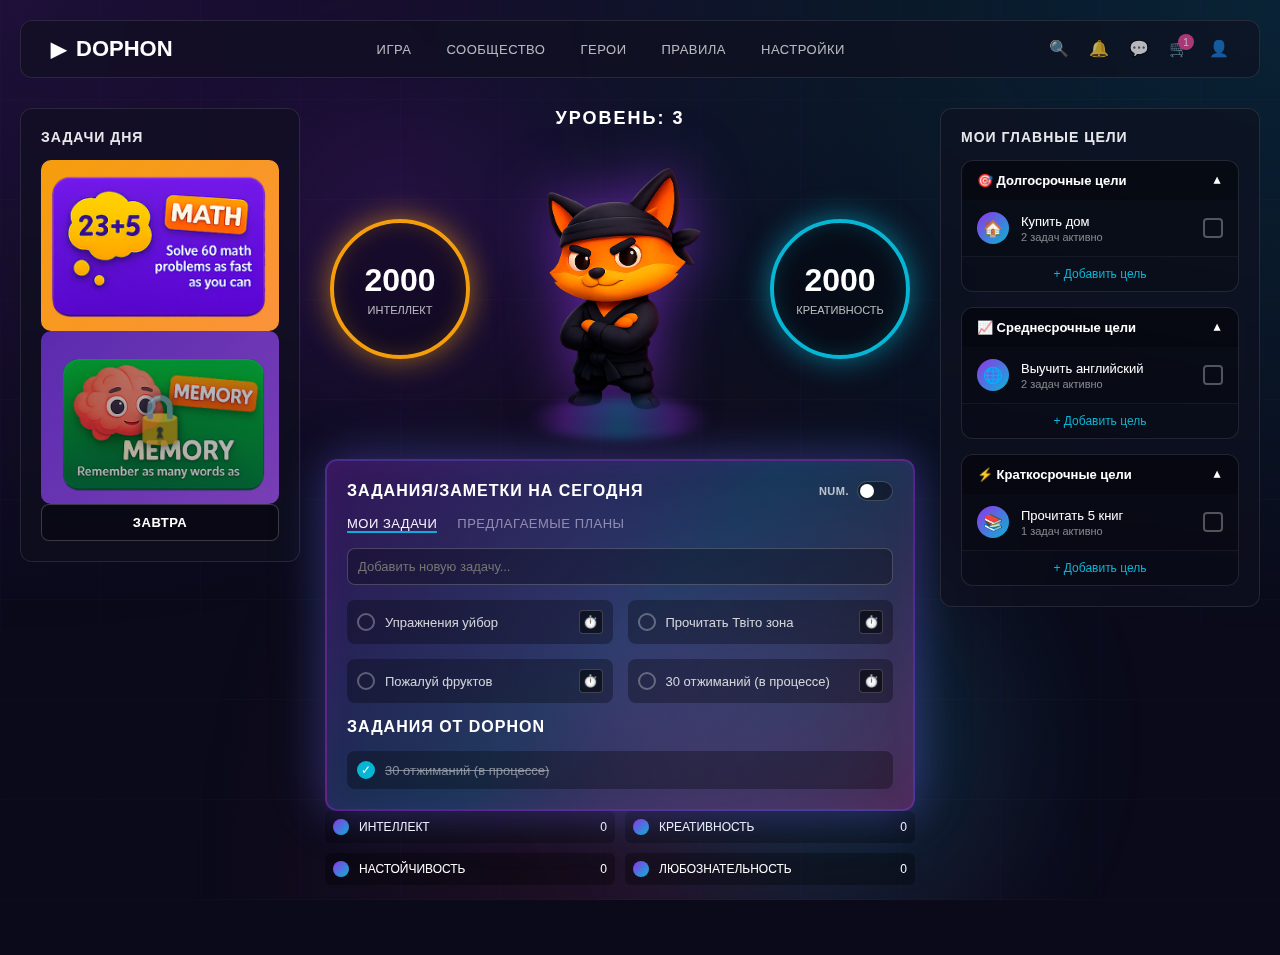
<file: index_improved.html>
<!DOCTYPE html>
<html lang="ru">
<head>
    <meta charset="UTF-8">
    <meta name="viewport" content="width=device-width, initial-scale=1.0">
    <title>DOPHON - Игровая платформа</title>
    <link rel="icon" type="image/x-icon" href="/favicon.ico">
    <style>
        * {
            margin: 0;
            padding: 0;
            box-sizing: border-box;
        }

        body {
            font-family: 'Segoe UI', Tahoma, Geneva, Verdana, sans-serif;
            background: #0a0a1a;
            min-height: 100vh;
            color: white;
            overflow-x: hidden;
            position: relative;
        }

        /* Animated background */
        .background {
            position: fixed;
            top: 0;
            left: 0;
            width: 100%;
            height: 100%;
            z-index: 0;
            overflow: hidden;
        }

        .bg-gradient {
            position: absolute;
            width: 100%;
            height: 100%;
            background: radial-gradient(ellipse at top left, rgba(147, 51, 234, 0.15), transparent 50%),
                        radial-gradient(ellipse at top right, rgba(6, 182, 212, 0.15), transparent 50%),
                        radial-gradient(ellipse at bottom, rgba(236, 72, 153, 0.1), transparent 50%);
        }

        .city-lights {
            position: absolute;
            width: 100%;
            height: 100%;
            background-image: 
                linear-gradient(90deg, rgba(147, 51, 234, 0.3) 1px, transparent 1px),
                linear-gradient(0deg, rgba(6, 182, 212, 0.3) 1px, transparent 1px);
            background-size: 100px 100px;
            opacity: 0.1;
            animation: cityMove 20s linear infinite;
        }

        @keyframes cityMove {
            0% { transform: translateY(0); }
            100% { transform: translateY(100px); }
        }

        .glow-orb {
            position: absolute;
            border-radius: 50%;
            filter: blur(80px);
            opacity: 0.4;
            animation: float 8s ease-in-out infinite;
        }

        .orb-1 {
            top: 10%;
            left: 20%;
            width: 300px;
            height: 300px;
            background: radial-gradient(circle, rgba(147, 51, 234, 0.6), transparent);
            animation-delay: 0s;
        }

        .orb-2 {
            top: 60%;
            right: 20%;
            width: 400px;
            height: 400px;
            background: radial-gradient(circle, rgba(6, 182, 212, 0.6), transparent);
            animation-delay: 2s;
        }

        .orb-3 {
            bottom: 10%;
            left: 40%;
            width: 250px;
            height: 250px;
            background: radial-gradient(circle, rgba(236, 72, 153, 0.5), transparent);
            animation-delay: 4s;
        }

        @keyframes float {
            0%, 100% { transform: translate(0, 0); }
            50% { transform: translate(30px, -30px); }
        }

        /* Container */
        .container {
            position: relative;
            z-index: 10;
            max-width: 1400px;
            margin: 0 auto;
            padding: 20px;
        }

        /* Header */
        .header {
            display: flex;
            justify-content: space-between;
            align-items: center;
            padding: 15px 30px;
            background: rgba(15, 15, 30, 0.6);
            backdrop-filter: blur(20px);
            border-radius: 12px;
            margin-bottom: 30px;
            border: 1px solid rgba(255, 255, 255, 0.1);
        }

        .logo {
            display: flex;
            align-items: center;
            gap: 10px;
            font-size: 22px;
            font-weight: bold;
            color: white;
        }

        .logo::before {
            content: '▶';
            color: white;
            font-size: 20px;
        }

        .nav {
            display: flex;
            gap: 35px;
            font-size: 13px;
            text-transform: uppercase;
        }

        .nav a {
            color: rgba(255, 255, 255, 0.7);
            text-decoration: none;
            transition: color 0.3s;
            letter-spacing: 0.5px;
        }

        .nav a:hover {
            color: white;
        }

        .header-icons {
            display: flex;
            align-items: center;
            gap: 20px;
        }

        .icon-btn {
            width: 20px;
            height: 20px;
            cursor: pointer;
            opacity: 0.7;
            transition: opacity 0.3s;
            position: relative;
        }

        .icon-btn:hover {
            opacity: 1;
        }

        .icon-btn.cart::after {
            content: '1';
            position: absolute;
            top: -5px;
            right: -5px;
            background: #ec4899;
            width: 16px;
            height: 16px;
            border-radius: 50%;
            font-size: 10px;
            display: flex;
            align-items: center;
            justify-content: center;
        }

        /* Main Grid */
        .main-grid {
            display: grid;
            grid-template-columns: 280px 1fr 320px;
            gap: 25px;
            margin-bottom: 30px;
        }

        /* Card styling */
        .card {
            background: rgba(15, 15, 30, 0.6);
            backdrop-filter: blur(20px);
            border-radius: 12px;
            padding: 20px;
            border: 1px solid rgba(255, 255, 255, 0.1);
        }

        .card-title {
            font-size: 14px;
            font-weight: 600;
            margin-bottom: 15px;
            color: rgba(255, 255, 255, 0.9);
            text-transform: uppercase;
            letter-spacing: 1px;
        }

        /* Left Sidebar - Titans */
        .left-sidebar {
            display: flex;
            flex-direction: column;
            gap: 20px;
        }

        .titan-card {
            background: linear-gradient(135deg, #f59e0b 0%, #fb923c 100%);
            border-radius: 10px;
            padding: 20px;
            cursor: pointer;
            transition: transform 0.3s, box-shadow 0.3s;
            position: relative;
            overflow: hidden;
        }

        .titan-card:hover {
            transform: translateY(-2px);
            box-shadow: 0 10px 30px rgba(245, 158, 11, 0.4);
        }

        .titan-icon {
            display: flex;
            gap: 15px;
            align-items: center;
            margin-bottom: 15px;
        }

        .titan-label {
            font-size: 13px;
            font-weight: 600;
            color: rgba(0, 0, 0, 0.8);
        }

        .titan-stats {
            display: flex;
            gap: 15px;
            font-size: 12px;
            color: rgba(0, 0, 0, 0.7);
        }

        .titan-card.locked {
            background: linear-gradient(135deg, #7c3aed 0%, #a855f7 100%);
            opacity: 0.7;
        }

        .lock-icon {
            position: absolute;
            top: 50%;
            left: 50%;
            transform: translate(-50%, -50%);
            font-size: 32px;
            opacity: 0.8;
        }

        .action-btn {
            background: rgba(0, 0, 0, 0.3);
            border: 1px solid rgba(255, 255, 255, 0.2);
            color: white;
            padding: 10px;
            border-radius: 8px;
            cursor: pointer;
            text-align: center;
            font-size: 13px;
            font-weight: 600;
            transition: background 0.3s;
            text-transform: uppercase;
            letter-spacing: 0.5px;
        }

        .action-btn:hover {
            background: rgba(0, 0, 0, 0.5);
        }

        /* Center Section - Character */
        .character-section {
            display: flex;
            flex-direction: column;
            align-items: center;
        }

        .level-badge {
            font-size: 18px;
            font-weight: 700;
            margin-bottom: 20px;
            text-transform: uppercase;
            letter-spacing: 2px;
        }

        .character-display {
            display: flex;
            align-items: center;
            justify-content: center;
            gap: 50px;
            margin-bottom: 30px;
            position: relative;
        }

        .xp-circle {
            width: 140px;
            height: 140px;
            border-radius: 50%;
            border: 4px solid;
            display: flex;
            flex-direction: column;
            align-items: center;
            justify-content: center;
            position: relative;
            background: rgba(0, 0, 0, 0.3);
            backdrop-filter: blur(10px);
        }

        .xp-circle.intelligence {
            border-color: #f59e0b;
            box-shadow: 0 0 30px rgba(245, 158, 11, 0.6),
                        inset 0 0 20px rgba(245, 158, 11, 0.2);
            animation: pulseOrange 2s ease-in-out infinite;
        }

        .xp-circle.creativity {
            border-color: #06b6d4;
            box-shadow: 0 0 30px rgba(6, 182, 212, 0.6),
                        inset 0 0 20px rgba(6, 182, 212, 0.2);
            animation: pulseCyan 2s ease-in-out infinite;
        }

        @keyframes pulseOrange {
            0%, 100% {
                box-shadow: 0 0 30px rgba(245, 158, 11, 0.6),
                            inset 0 0 20px rgba(245, 158, 11, 0.2);
            }
            50% {
                box-shadow: 0 0 50px rgba(245, 158, 11, 0.9),
                            inset 0 0 30px rgba(245, 158, 11, 0.3);
            }
        }

        @keyframes pulseCyan {
            0%, 100% {
                box-shadow: 0 0 30px rgba(6, 182, 212, 0.6),
                            inset 0 0 20px rgba(6, 182, 212, 0.2);
            }
            50% {
                box-shadow: 0 0 50px rgba(6, 182, 212, 0.9),
                            inset 0 0 30px rgba(6, 182, 212, 0.3);
            }
        }

        .xp-number {
            font-size: 32px;
            font-weight: 700;
        }

        .xp-label {
            font-size: 11px;
            opacity: 0.7;
            margin-top: 5px;
            text-transform: uppercase;
        }

        .character-avatar {
            width: 200px;
            height: 280px;
            position: relative;
            display: flex;
            align-items: center;
            justify-content: center;
        }

        .character-img {
            width: 100%;
            height: 100%;
            object-fit: contain;
            filter: drop-shadow(0 0 30px rgba(147, 51, 234, 0.6));
        }

        .crystal-platform {
            position: absolute;
            bottom: -10px;
            width: 180px;
            height: 40px;
            background: linear-gradient(90deg, 
                transparent 0%, 
                rgba(147, 51, 234, 0.3) 20%, 
                rgba(6, 182, 212, 0.3) 50%, 
                rgba(147, 51, 234, 0.3) 80%, 
                transparent 100%);
            filter: blur(5px);
            border-radius: 50%;
        }

        .skill-stats {
            display: grid;
            grid-template-columns: 1fr 1fr;
            gap: 10px;
            width: 100%;
            margin-bottom: 20px;
        }

        .skill-item {
            display: flex;
            align-items: center;
            gap: 10px;
            font-size: 12px;
            padding: 8px;
            background: rgba(0, 0, 0, 0.3);
            border-radius: 6px;
        }

        .skill-icon {
            width: 16px;
            height: 16px;
            border-radius: 50%;
            background: linear-gradient(135deg, #9333ea, #06b6d4);
        }

        /* Tasks Section */
        .tasks-section {
            width: 100%;
            background: linear-gradient(135deg, rgba(147, 51, 234, 0.25) 0%, rgba(6, 182, 212, 0.25) 50%, rgba(236, 72, 153, 0.25) 100%) !important;
            border: 2px solid rgba(147, 51, 234, 0.4) !important;
            box-shadow: 0 0 40px rgba(147, 51, 234, 0.3), 
                        0 0 60px rgba(6, 182, 212, 0.2),
                        inset 0 0 30px rgba(147, 51, 234, 0.1) !important;
            position: relative;
            overflow: hidden;
        }

        .tasks-section::before {
            content: '';
            position: absolute;
            top: -50%;
            left: -50%;
            width: 200%;
            height: 200%;
            background: radial-gradient(circle, rgba(147, 51, 234, 0.15) 0%, transparent 70%);
            animation: tasksPulse 4s ease-in-out infinite;
            pointer-events: none;
        }

        @keyframes tasksPulse {
            0%, 100% { transform: scale(1) rotate(0deg); opacity: 0.5; }
            50% { transform: scale(1.1) rotate(180deg); opacity: 0.8; }
        }

        .tasks-header {
            font-size: 16px;
            font-weight: 600;
            margin-bottom: 15px;
            text-transform: uppercase;
            letter-spacing: 1px;
            position: relative;
            z-index: 1;
            display: flex;
            justify-content: space-between;
            align-items: center;
        }

        .numbering-toggle-container {
            display: flex;
            align-items: center;
            gap: 8px;
        }

        .numbering-label {
            font-size: 11px;
            color: rgba(255, 255, 255, 0.7);
            text-transform: uppercase;
            letter-spacing: 0.5px;
        }

        .toggle-switch {
            position: relative;
            width: 36px;
            height: 20px;
            background: rgba(0, 0, 0, 0.4);
            border-radius: 10px;
            cursor: pointer;
            transition: background 0.3s;
            border: 1px solid rgba(255, 255, 255, 0.2);
        }

        .toggle-switch.active {
            background: linear-gradient(135deg, #9333ea, #06b6d4);
        }

        .toggle-slider {
            position: absolute;
            top: 2px;
            left: 2px;
            width: 14px;
            height: 14px;
            background: white;
            border-radius: 50%;
            transition: transform 0.3s;
        }

        .toggle-switch.active .toggle-slider {
            transform: translateX(16px);
        }

        .tasks-controls {
            display: flex;
            gap: 10px;
            margin-bottom: 15px;
            flex-wrap: wrap;
            position: relative;
            z-index: 1;
        }

        .control-btn {
            background: rgba(0, 0, 0, 0.4);
            border: 1px solid rgba(255, 255, 255, 0.3);
            color: white;
            padding: 8px 15px;
            border-radius: 6px;
            cursor: pointer;
            font-size: 12px;
            font-weight: 600;
            transition: all 0.3s;
            text-transform: uppercase;
            letter-spacing: 0.5px;
        }

        .control-btn:hover {
            background: rgba(0, 0, 0, 0.6);
            border-color: rgba(147, 51, 234, 0.6);
            box-shadow: 0 0 15px rgba(147, 51, 234, 0.4);
        }

        .control-btn.active {
            background: linear-gradient(135deg, #9333ea, #06b6d4);
            border-color: #9333ea;
            box-shadow: 0 0 20px rgba(147, 51, 234, 0.6);
        }

        .tasks-tabs {
            display: flex;
            gap: 20px;
            margin-bottom: 15px;
        }

        .task-tab {
            font-size: 13px;
            color: rgba(255, 255, 255, 0.5);
            cursor: pointer;
            transition: color 0.3s;
            text-transform: uppercase;
            letter-spacing: 0.5px;
        }

        .task-tab.active {
            color: white;
            border-bottom: 2px solid #06b6d4;
        }

        .tasks-grid {
            display: grid;
            grid-template-columns: 1fr 1fr;
            gap: 15px;
        }

        .task-item {
            display: flex;
            align-items: center;
            gap: 10px;
            padding: 10px;
            background: rgba(0, 0, 0, 0.3);
            border-radius: 8px;
            cursor: grab;
            transition: all 0.3s;
            position: relative;
            z-index: 1;
        }

        .task-item:hover {
            background: rgba(0, 0, 0, 0.5);
            transform: translateX(5px);
        }

        .task-item.dragging {
            opacity: 0.5;
            cursor: grabbing;
            transform: scale(1.05);
        }

        .task-item.drag-over {
            border-top: 3px solid #06b6d4;
        }

        .task-number {
            font-size: 12px;
            font-weight: 700;
            color: #9333ea;
            min-width: 35px;
            text-align: center;
            display: none;
        }

        .task-number.visible {
            display: block;
        }

        .task-timer-toggle {
            width: 24px;
            height: 24px;
            background: rgba(0, 0, 0, 0.5);
            border: 1px solid rgba(255, 255, 255, 0.2);
            border-radius: 4px;
            cursor: pointer;
            display: flex;
            align-items: center;
            justify-content: center;
            font-size: 12px;
            transition: all 0.3s;
            margin-left: auto;
        }

        .task-timer-toggle:hover {
            background: rgba(0, 0, 0, 0.7);
            border-color: rgba(6, 182, 212, 0.5);
        }

        .task-timer-toggle.active {
            background: linear-gradient(135deg, #9333ea, #06b6d4);
            border-color: #9333ea;
        }

        .task-timer-controls {
            display: none;
            gap: 5px;
            margin-left: auto;
        }

        .task-timer-controls.visible {
            display: flex;
        }

        .task-time-input {
            width: 50px;
            padding: 4px;
            background: rgba(0, 0, 0, 0.5);
            border: 1px solid rgba(255, 255, 255, 0.2);
            border-radius: 4px;
            color: white;
            font-size: 11px;
            text-align: center;
        }

        .task-timer-display {
            font-size: 12px;
            font-weight: 600;
            color: #f59e0b;
            min-width: 50px;
            text-align: center;
        }

        .timer-btn {
            background: rgba(0, 0, 0, 0.5);
            border: 1px solid rgba(255, 255, 255, 0.2);
            color: white;
            padding: 4px 8px;
            border-radius: 4px;
            cursor: pointer;
            font-size: 10px;
            font-weight: 600;
            transition: all 0.3s;
        }

        .timer-btn:hover {
            background: rgba(0, 0, 0, 0.7);
            border-color: rgba(6, 182, 212, 0.5);
        }

        .timer-btn.start {
            background: linear-gradient(135deg, #10b981, #06b6d4);
        }

        .timer-btn.pause {
            background: linear-gradient(135deg, #f59e0b, #fb923c);
        }

        .timer-btn.stop {
            background: linear-gradient(135deg, #ef4444, #dc2626);
        }

        .xp-notification {
            position: fixed;
            top: 50%;
            left: 50%;
            transform: translate(-50%, -50%) scale(0);
            background: linear-gradient(135deg, #9333ea, #06b6d4);
            padding: 30px 50px;
            border-radius: 15px;
            font-size: 24px;
            font-weight: 700;
            color: white;
            z-index: 10001;
            box-shadow: 0 20px 60px rgba(147, 51, 234, 0.6);
            animation: xpPopup 2s ease-in-out;
            pointer-events: none;
        }

        @keyframes xpPopup {
            0% { transform: translate(-50%, -50%) scale(0); opacity: 0; }
            10% { transform: translate(-50%, -50%) scale(1.2); opacity: 1; }
            90% { transform: translate(-50%, -50%) scale(1); opacity: 1; }
            100% { transform: translate(-50%, -50%) scale(0); opacity: 0; }
        }

        .task-checkbox {
            width: 18px;
            height: 18px;
            border: 2px solid rgba(255, 255, 255, 0.3);
            border-radius: 50%;
            flex-shrink: 0;
        }

        .task-checkbox.checked {
            background: #06b6d4;
            border-color: #06b6d4;
            position: relative;
        }

        .task-checkbox.checked::after {
            content: '✓';
            position: absolute;
            top: 50%;
            left: 50%;
            transform: translate(-50%, -50%);
            color: white;
            font-size: 12px;
        }

        .task-text {
            font-size: 13px;
            color: rgba(255, 255, 255, 0.8);
        }

        /* Right Sidebar - Goals */
        .right-sidebar {
            display: flex;
            flex-direction: column;
            gap: 20px;
        }

        /* Новая система целей */
        .goals-container {
            display: flex;
            flex-direction: column;
            gap: 15px;
        }

        .goal-category {
            border: 1px solid rgba(255, 255, 255, 0.1);
            border-radius: 12px;
            overflow: hidden;
            background: rgba(0, 0, 0, 0.2);
        }

        .goal-category-header {
            display: flex;
            justify-content: space-between;
            align-items: center;
            padding: 12px 15px;
            background: rgba(0, 0, 0, 0.3);
            cursor: pointer;
            transition: background 0.3s;
        }

        .goal-category-header:hover {
            background: rgba(0, 0, 0, 0.5);
        }

        .goal-category-title {
            font-size: 13px;
            font-weight: 600;
            color: #fff;
        }

        .goal-category-arrow {
            font-size: 12px;
            transition: transform 0.3s;
        }

        .goal-category-arrow.rotated {
            transform: rotate(180deg);
        }

        .goal-category-content {
            max-height: 0;
            overflow: hidden;
            transition: max-height 0.3s ease;
        }

        .goal-category-content.expanded {
            max-height: 500px;
        }

        .goal-item {
            display: flex;
            align-items: center;
            gap: 12px;
            padding: 12px 15px;
            background: rgba(0, 0, 0, 0.1);
            cursor: pointer;
            transition: background 0.3s;
            border-bottom: 1px solid rgba(255, 255, 255, 0.05);
        }

        .goal-item:hover {
            background: rgba(0, 0, 0, 0.3);
        }

        .goal-item:last-child {
            border-bottom: none;
        }

        .goal-avatar {
            width: 32px;
            height: 32px;
            border-radius: 50%;
            background: linear-gradient(135deg, #9333ea, #06b6d4);
            flex-shrink: 0;
            display: flex;
            align-items: center;
            justify-content: center;
            font-size: 16px;
            position: relative;
            overflow: hidden;
        }

        .goal-avatar.custom-image {
            background: none;
            padding: 0;
        }

        .goal-avatar.custom-image img {
            width: 100%;
            height: 100%;
            object-fit: cover;
            border-radius: 50%;
        }

        .goal-info {
            flex: 1;
        }

        .goal-title {
            font-size: 13px;
            font-weight: 500;
            margin-bottom: 2px;
            color: #fff;
        }

        .goal-progress {
            font-size: 11px;
            color: rgba(255, 255, 255, 0.5);
        }

        .add-goal-btn {
            padding: 10px 15px;
            text-align: center;
            font-size: 12px;
            color: #06b6d4;
            cursor: pointer;
            transition: background 0.3s;
            border-top: 1px solid rgba(255, 255, 255, 0.05);
        }

        .add-goal-btn:hover {
            background: rgba(6, 182, 212, 0.1);
        }

        /* Модальные окна */
        .modal-overlay {
            position: fixed;
            top: 0;
            left: 0;
            width: 100%;
            height: 100%;
            background: rgba(0, 0, 0, 0.8);
            display: none;
            justify-content: center;
            align-items: center;
            z-index: 1000;
        }

        .modal-overlay.active {
            display: flex;
        }

        .modal {
            background: #1a1a2e;
            border-radius: 20px;
            padding: 30px;
            max-width: 600px;
            width: 90%;
            max-height: 80vh;
            overflow-y: auto;
            border: 1px solid rgba(255, 255, 255, 0.1);
        }

        .modal-header {
            display: flex;
            justify-content: space-between;
            align-items: center;
            margin-bottom: 20px;
        }

        .modal-title {
            font-size: 18px;
            font-weight: 600;
            color: #fff;
        }

        .modal-close {
            background: none;
            border: none;
            color: #fff;
            font-size: 24px;
            cursor: pointer;
            padding: 0;
            width: 30px;
            height: 30px;
            display: flex;
            align-items: center;
            justify-content: center;
        }

        /* Улучшенные стили для модальных окон целей */
        .enhanced-goal-modal {
            max-width: 800px;
            width: 95%;
            max-height: 90vh;
        }

        .enhanced-goal-config-modal {
            max-width: 700px;
            width: 95%;
            max-height: 90vh;
        }

        .enhanced-goal-selector {
            display: grid;
            grid-template-columns: repeat(auto-fit, minmax(180px, 1fr));
            gap: 15px;
            margin-bottom: 25px;
            max-height: 400px;
            overflow-y: auto;
            padding: 5px;
        }

        .goal-option {
            position: relative;
            aspect-ratio: 1;
            padding: 15px;
            background: rgba(255, 255, 255, 0.05);
            border: 2px solid rgba(255, 255, 255, 0.1);
            border-radius: 12px;
            cursor: pointer;
            transition: all 0.3s;
            text-align: center;
            display: flex;
            flex-direction: column;
            justify-content: center;
            align-items: center;
            overflow: hidden;
        }

        .goal-option:hover {
            background: rgba(255, 255, 255, 0.1);
            border-color: #06b6d4;
            transform: translateY(-2px);
            box-shadow: 0 8px 25px rgba(6, 182, 212, 0.3);
        }

        .goal-option.selected {
            background: rgba(6, 182, 212, 0.2);
            border-color: #06b6d4;
            box-shadow: 0 0 20px rgba(6, 182, 212, 0.5);
        }

        .goal-option-image {
            width: 60px;
            height: 60px;
            border-radius: 50%;
            background: linear-gradient(135deg, #9333ea, #06b6d4);
            margin-bottom: 10px;
            display: flex;
            align-items: center;
            justify-content: center;
            font-size: 24px;
            position: relative;
            overflow: hidden;
        }

        .goal-option-image.custom-image {
            background: none;
            padding: 0;
        }

        .goal-option-image.custom-image img {
            width: 100%;
            height: 100%;
            object-fit: cover;
            border-radius: 50%;
        }

        .goal-option-title {
            font-size: 13px;
            font-weight: 600;
            margin-bottom: 5px;
            color: #fff;
        }

        .goal-option-desc {
            font-size: 11px;
            color: rgba(255, 255, 255, 0.6);
            line-height: 1.3;
        }

        .goal-settings-btn {
            position: absolute;
            top: 8px;
            right: 8px;
            width: 24px;
            height: 24px;
            background: rgba(0, 0, 0, 0.6);
            border: 1px solid rgba(255, 255, 255, 0.2);
            border-radius: 50%;
            cursor: pointer;
            display: flex;
            align-items: center;
            justify-content: center;
            font-size: 12px;
            color: white;
            transition: all 0.3s;
            opacity: 0;
        }

        .goal-option:hover .goal-settings-btn {
            opacity: 1;
        }

        .goal-settings-btn:hover {
            background: rgba(0, 0, 0, 0.8);
            border-color: #06b6d4;
        }

        .custom-goal-section {
            background: rgba(0, 0, 0, 0.2);
            border-radius: 12px;
            padding: 20px;
            margin-bottom: 20px;
            border: 1px solid rgba(255, 255, 255, 0.1);
        }

        .custom-goal-title {
            font-size: 14px;
            font-weight: 600;
            color: #06b6d4;
            margin-bottom: 10px;
        }

        .custom-goal-input {
            width: 100%;
            padding: 12px;
            background: rgba(255, 255, 255, 0.05);
            border: 1px solid rgba(255, 255, 255, 0.1);
            border-radius: 8px;
            color: #fff;
            font-size: 14px;
            resize: vertical;
            min-height: 80px;
            font-family: inherit;
        }

        .custom-goal-input:focus {
            outline: none;
            border-color: #06b6d4;
            box-shadow: 0 0 10px rgba(6, 182, 212, 0.3);
        }

        .custom-goal-input::placeholder {
            color: rgba(255, 255, 255, 0.4);
        }

        .custom-goal-tips {
            font-size: 12px;
            color: rgba(255, 255, 255, 0.6);
            margin-top: 8px;
            font-style: italic;
        }

        .custom-task-section {
            background: rgba(0, 0, 0, 0.2);
            border-radius: 12px;
            padding: 15px;
            margin-bottom: 20px;
            border: 1px solid rgba(255, 255, 255, 0.1);
        }

        .custom-task-title {
            font-size: 14px;
            font-weight: 600;
            color: #06b6d4;
            margin-bottom: 10px;
        }

        .custom-task-input-group {
            display: flex;
            gap: 10px;
            align-items: center;
        }

        .custom-task-input {
            flex: 1;
            padding: 10px 12px;
            background: rgba(255, 255, 255, 0.05);
            border: 1px solid rgba(255, 255, 255, 0.1);
            border-radius: 8px;
            color: #fff;
            font-size: 14px;
        }

        .custom-task-input:focus {
            outline: none;
            border-color: #06b6d4;
            box-shadow: 0 0 10px rgba(6, 182, 212, 0.3);
        }

        .custom-task-input::placeholder {
            color: rgba(255, 255, 255, 0.4);
        }

        .add-task-btn {
            width: 40px;
            height: 40px;
            background: linear-gradient(135deg, #9333ea, #06b6d4);
            border: none;
            border-radius: 8px;
            cursor: pointer;
            display: flex;
            align-items: center;
            justify-content: center;
            color: white;
            font-size: 18px;
            font-weight: bold;
            transition: all 0.3s;
        }

        .add-task-btn:hover {
            transform: translateY(-2px);
            box-shadow: 0 8px 25px rgba(147, 51, 234, 0.4);
        }

        .warning-message {
            background: rgba(255, 193, 7, 0.1);
            border: 1px solid rgba(255, 193, 7, 0.3);
            border-radius: 8px;
            padding: 12px;
            margin-bottom: 20px;
            font-size: 13px;
            color: #ffc107;
        }

        .task-list {
            display: flex;
            flex-direction: column;
            gap: 10px;
            margin-bottom: 20px;
        }

        .task-option {
            display: flex;
            align-items: center;
            justify-content: space-between;
            padding: 15px;
            background: rgba(255, 255, 255, 0.05);
            border-radius: 8px;
            cursor: pointer;
            transition: background 0.3s;
            margin-bottom: 10px;
            border: 1px solid rgba(255, 255, 255, 0.1);
        }

        .task-option:hover {
            background: rgba(255, 255, 255, 0.1);
        }

        .task-option.selected {
            background: rgba(6, 182, 212, 0.2);
            border-color: #06b6d4;
        }

        .task-option-content {
            flex: 1;
        }

        .task-option-title {
            font-size: 14px;
            font-weight: 500;
            color: #fff;
            margin-bottom: 8px;
        }

        /* Улучшенная система календарного расписания */
        .schedule-selector-container {
            background: rgba(0, 0, 0, 0.1);
            border-radius: 12px;
            padding: 20px;
            margin-top: 15px;
            border: 1px solid rgba(255, 255, 255, 0.1);
        }

        .schedule-option-group {
            margin-bottom: 20px;
        }

        .schedule-label {
            display: block;
            font-size: 13px;
            color: rgba(255, 255, 255, 0.7);
            margin-bottom: 10px;
            font-weight: 500;
        }

        .schedule-buttons {
            display: flex;
            gap: 8px;
            flex-wrap: wrap;
        }

        .schedule-btn {
            padding: 8px 16px;
            background: rgba(255, 255, 255, 0.05);
            border: 1px solid rgba(255, 255, 255, 0.1);
            border-radius: 6px;
            color: #fff;
            font-size: 12px;
            cursor: pointer;
            transition: all 0.3s;
            font-weight: 500;
        }

        .schedule-btn:hover {
            background: rgba(255, 255, 255, 0.1);
            border-color: #06b6d4;
        }

        .schedule-btn.active {
            background: #06b6d4;
            border-color: #06b6d4;
            color: white;
            box-shadow: 0 0 10px rgba(6, 182, 212, 0.4);
        }

        .calendar-selector {
            background: rgba(0, 0, 0, 0.2);
            border-radius: 10px;
            padding: 20px;
            margin-top: 15px;
            border: 1px solid rgba(255, 255, 255, 0.1);
        }

        .calendar-tabs {
            display: flex;
            gap: 10px;
            margin-bottom: 20px;
            border-bottom: 1px solid rgba(255, 255, 255, 0.1);
        }

        .calendar-tab {
            padding: 10px 16px;
            background: transparent;
            border: none;
            color: rgba(255, 255, 255, 0.6);
            cursor: pointer;
            font-size: 13px;
            font-weight: 500;
            border-bottom: 2px solid transparent;
            transition: all 0.3s;
        }

        .calendar-tab:hover {
            color: rgba(255, 255, 255, 0.8);
        }

        .calendar-tab.active {
            color: #06b6d4;
            border-bottom-color: #06b6d4;
        }

        .calendar-tab-content {
            display: none;
        }

        .calendar-tab-content.active {
            display: block;
        }

        .weekdays-selector {
            display: grid;
            grid-template-columns: repeat(auto-fit, minmax(100px, 1fr));
            gap: 12px;
            margin-bottom: 20px;
        }

        .weekday-option {
            display: flex;
            flex-direction: column;
            align-items: center;
            padding: 12px 8px;
            background: rgba(255, 255, 255, 0.05);
            border: 2px solid rgba(255, 255, 255, 0.1);
            border-radius: 8px;
            cursor: pointer;
            transition: all 0.3s;
            text-align: center;
        }

        .weekday-option:hover {
            background: rgba(255, 255, 255, 0.1);
            border-color: #06b6d4;
        }

        .weekday-option.selected {
            background: rgba(6, 182, 212, 0.2);
            border-color: #06b6d4;
            box-shadow: 0 0 15px rgba(6, 182, 212, 0.3);
        }

        .weekday-circle {
            width: 40px;
            height: 40px;
            border-radius: 50%;
            background: linear-gradient(135deg, #9333ea, #06b6d4);
            display: flex;
            align-items: center;
            justify-content: center;
            font-size: 12px;
            font-weight: bold;
            color: white;
            margin-bottom: 8px;
        }

        .weekday-option.selected .weekday-circle {
            background: linear-gradient(135deg, #06b6d4, #0891b2);
            box-shadow: 0 0 15px rgba(6, 182, 212, 0.6);
        }

        .weekday-label {
            font-size: 11px;
            color: rgba(255, 255, 255, 0.7);
            font-weight: 500;
        }

        .quick-select-buttons {
            display: flex;
            gap: 8px;
            flex-wrap: wrap;
            justify-content: center;
        }

        .quick-select-btn {
            padding: 6px 12px;
            background: rgba(147, 51, 234, 0.2);
            border: 1px solid rgba(147, 51, 234, 0.3);
            border-radius: 6px;
            color: #a855f7;
            font-size: 11px;
            cursor: pointer;
            transition: all 0.3s;
            font-weight: 500;
        }

        .quick-select-btn:hover {
            background: rgba(147, 51, 234, 0.3);
            border-color: #9333ea;
        }

        .modal-buttons {
            display: flex;
            gap: 10px;
            justify-content: flex-end;
        }

        .btn {
            padding: 10px 20px;
            border: none;
            border-radius: 8px;
            cursor: pointer;
            font-size: 14px;
            transition: all 0.3s;
        }

        .btn-primary {
            background: #06b6d4;
            color: #fff;
        }

        .btn-primary:hover {
            background: #0891b2;
        }

        .btn-secondary {
            background: rgba(255, 255, 255, 0.1);
            color: #fff;
        }

        .btn-secondary:hover {
            background: rgba(255, 255, 255, 0.2);
        }

        .goal-check {
            width: 20px;
            height: 20px;
            border: 2px solid rgba(255, 255, 255, 0.3);
            border-radius: 4px;
            flex-shrink: 0;
        }

        .goal-check.checked {
            background: #06b6d4;
            border-color: #06b6d4;
            position: relative;
        }

        .goal-check.checked::after {
            content: '✓';
            position: absolute;
            top: 50%;
            left: 50%;
            transform: translate(-50%, -50%);
            color: white;
            font-size: 14px;
        }

        /* Responsive */
        @media (max-width: 1200px) {
            .main-grid {
                grid-template-columns: 1fr;
            }
            
            .enhanced-goal-selector {
                grid-template-columns: repeat(auto-fit, minmax(140px, 1fr));
                gap: 10px;
            }
            
            .goal-option {
                padding: 12px;
            }
            
            .goal-option-image {
                width: 50px;
                height: 50px;
                font-size: 20px;
            }
            
            .weekdays-selector {
                grid-template-columns: repeat(auto-fit, minmax(80px, 1fr));
                gap: 8px;
            }
            
            .weekday-circle {
                width: 32px;
                height: 32px;
                font-size: 10px;
            }
        }
    </style>
</head>
<body>
    <!-- Background -->
    <div class="background">
        <div class="bg-gradient"></div>
        <div class="city-lights"></div>
        <div class="glow-orb orb-1"></div>
        <div class="glow-orb orb-2"></div>
        <div class="glow-orb orb-3"></div>
    </div>

    <!-- Container -->
    <div class="container">
        <!-- Header -->
        <header class="header">
            <div class="logo">DOPHON</div>
            <nav class="nav">
                <a href="#">Игра</a>
                <a href="#">Сообщество</a>
                <a href="#">Герои</a>
                <a href="#">Правила</a>
                <a href="#">Настройки</a>
            </nav>
            <div class="header-icons">
                <div class="icon-btn">🔍</div>
                <div class="icon-btn">🔔</div>
                <div class="icon-btn">💬</div>
                <div class="icon-btn cart">🛒</div>
                <div class="icon-btn">👤</div>
            </div>
        </header>

        <!-- Main Grid -->
        <div class="main-grid">
            <!-- Left Sidebar -->
            <aside class="left-sidebar">
                <div class="card">
                    <div class="card-title">Задачи дня</div>
                    <div class="titan-card" id="mathGameBanner" style="padding: 0; overflow: hidden; cursor: pointer;">
                        <img src="mathgame.png" alt="Математика" style="width: 100%; height: auto; display: block; border-radius: 10px; pointer-events: none;" />
                    </div>
                    <div class="titan-card locked" style="padding: 0; overflow: hidden; position: relative;">
                        <img src="memorygame.png" alt="Запоминалка" style="width: 100%; height: auto; display: block; border-radius: 10px;" />
                        <div class="lock-icon" style="position: absolute; top: 50%; left: 50%; transform: translate(-50%, -50%); font-size: 48px; text-shadow: 0 0 10px rgba(0,0,0,0.8);">🔒</div>
                    </div>
                    <div class="action-btn">Завтра</div>
                </div>
            </aside>

            <!-- Center Section -->
            <main class="character-section">
                <div class="level-badge">УРОВЕНЬ: 3</div>
                
                <div class="character-display">
                    <div class="xp-circle intelligence">
                        <div class="xp-number">2000</div>
                        <div class="xp-label">Интеллект</div>
                    </div>
                    
                    <div class="character-avatar">
                        <img src="characterfox.png" class="character-img" alt="Fox Character" />
                        <div class="crystal-platform"></div>
                    </div>
                    
                    <div class="xp-circle creativity">
                        <div class="xp-number">2000</div>
                        <div class="xp-label">Креативность</div>
                    </div>
                </div>

                <div class="tasks-section card">
                    <div class="tasks-header">
                        <span>Задания/Заметки на сегодня</span>
                        <div class="numbering-toggle-container">
                            <span class="numbering-label">Num.</span>
                            <div class="toggle-switch" id="numberingToggle" onclick="toggleNumbering()">
                                <div class="toggle-slider"></div>
                            </div>
                        </div>
                    </div>
                    
                    <div class="tasks-tabs">
                        <div class="task-tab active">Мои Задачи</div>
                        <div class="task-tab">Предлагаемые Планы</div>
                    </div>
                    
                    <!-- Input field for new tasks -->
                    <div style="margin-bottom: 15px; position: relative; z-index: 1;">
                        <input type="text" id="newTaskInput" placeholder="Добавить новую задачу..." style="width: 100%; padding: 10px; background: rgba(0, 0, 0, 0.3); border: 1px solid rgba(255, 255, 255, 0.2); border-radius: 8px; color: white; font-size: 13px;" />
                    </div>
                    
                    <div class="tasks-grid" id="tasksGrid">
                        <div class="task-item" draggable="true">
                            <div class="task-number">1/4</div>
                            <div class="task-checkbox"></div>
                            <div class="task-text">Упражнения уйбор</div>
                            <div class="task-timer-toggle" onclick="toggleTaskTimer(this)">⏱️</div>
                        </div>
                        <div class="task-item" draggable="true">
                            <div class="task-number">2/4</div>
                            <div class="task-checkbox"></div>
                            <div class="task-text">Прочитать Твіто зона</div>
                            <div class="task-timer-toggle" onclick="toggleTaskTimer(this)">⏱️</div>
                        </div>
                        <div class="task-item" draggable="true">
                            <div class="task-number">3/4</div>
                            <div class="task-checkbox"></div>
                            <div class="task-text">Пожалуй фруктов</div>
                            <div class="task-timer-toggle" onclick="toggleTaskTimer(this)">⏱️</div>
                        </div>
                        <div class="task-item" draggable="true">
                            <div class="task-number">4/4</div>
                            <div class="task-checkbox"></div>
                            <div class="task-text">30 отжиманий (в процессе)</div>
                            <div class="task-timer-toggle" onclick="toggleTaskTimer(this)">⏱️</div>
                        </div>
                    </div>
                    <div style="margin-top: 15px; position: relative; z-index: 1;">
                        <div class="tasks-header">Задания от DOPHON</div>
                        <div class="task-item">
                            <div class="task-checkbox checked"></div>
                            <div class="task-text" style="text-decoration: line-through; opacity: 0.6;">30 отжиманий (в процессе)</div>
                        </div>
                    </div>
                </div>

                <div class="skill-stats">
                    <div class="skill-item">
                        <div class="skill-icon"></div>
                        <span>ИНТЕЛЛЕКТ</span>
                        <span style="margin-left: auto;">0</span>
                    </div>
                    <div class="skill-item">
                        <div class="skill-icon"></div>
                        <span>КРЕАТИВНОСТЬ</span>
                        <span style="margin-left: auto;">0</span>
                    </div>
                    <div class="skill-item">
                        <div class="skill-icon"></div>
                        <span>НАСТОЙЧИВОСТЬ</span>
                        <span style="margin-left: auto;">0</span>
                    </div>
                    <div class="skill-item">
                        <div class="skill-icon"></div>
                        <span>ЛЮБОЗНАТЕЛЬНОСТЬ</span>
                        <span style="margin-left: auto;">0</span>
                    </div>
                </div>
            </main>

            <!-- Right Sidebar -->
            <aside class="right-sidebar">
                <div class="card">
                    <div class="card-title">Мои главные цели</div>
                    <div class="goals-container">
                        <!-- Долгосрочные цели -->
                        <div class="goal-category">
                            <div class="goal-category-header" onclick="toggleGoalCategory('long-term')">
                                <span class="goal-category-title">🎯 Долгосрочные цели</span>
                                <span class="goal-category-arrow">▼</span>
                            </div>
                            <div class="goal-category-content" id="long-term-goals">
                                <div class="goal-item" onclick="openGoalModal('long', 0)">
                                    <div class="goal-avatar">🏠</div>
                                    <div class="goal-info">
                                        <div class="goal-title">Купить дом</div>
                                        <div class="goal-progress">5 задач активно</div>
                                    </div>
                                    <div class="goal-check"></div>
                                </div>
                            </div>
                            <div class="add-goal-btn" onclick="showGoalSelector('long')">+ Добавить цель</div>
                        </div>

                        <!-- Среднесрочные цели -->
                        <div class="goal-category">
                            <div class="goal-category-header" onclick="toggleGoalCategory('medium-term')">
                                <span class="goal-category-title">📈 Среднесрочные цели</span>
                                <span class="goal-category-arrow">▼</span>
                            </div>
                            <div class="goal-category-content" id="medium-term-goals">
                                <div class="goal-item" onclick="openGoalModal('medium', 0)">
                                    <div class="goal-avatar">🌐</div>
                                    <div class="goal-info">
                                        <div class="goal-title">Выучить английский</div>
                                        <div class="goal-progress">3 задачи активно</div>
                                    </div>
                                    <div class="goal-check"></div>
                                </div>
                            </div>
                            <div class="add-goal-btn" onclick="showGoalSelector('medium')">+ Добавить цель</div>
                        </div>

                        <!-- Краткосрочные цели -->
                        <div class="goal-category">
                            <div class="goal-category-header" onclick="toggleGoalCategory('short-term')">
                                <span class="goal-category-title">⚡ Краткосрочные цели</span>
                                <span class="goal-category-arrow">▼</span>
                            </div>
                            <div class="goal-category-content" id="short-term-goals">
                                <div class="goal-item" onclick="openGoalModal('short', 0)">
                                    <div class="goal-avatar">📚</div>
                                    <div class="goal-info">
                                        <div class="goal-title">Прочитать 5 книг</div>
                                        <div class="goal-progress">2 задачи активно</div>
                                    </div>
                                    <div class="goal-check"></div>
                                </div>
                            </div>
                            <div class="add-goal-btn" onclick="showGoalSelector('short')">+ Добавить цель</div>
                        </div>
                    </div>
                </div>
            </aside>
        </div>
    </div>

    <!-- Улучшенное модальное окно для выбора целей -->
    <div class="modal-overlay" id="goalSelectorModal">
        <div class="modal enhanced-goal-modal">
            <div class="modal-header">
                <h3 class="modal-title" id="goalSelectorTitle">Выберите долгосрочную цель</h3>
                <button class="modal-close" onclick="closeGoalSelector()">×</button>
            </div>
            
            <div id="goalWarning" class="warning-message" style="display: none;">
                ⚠️ Не рекомендуется выбирать больше 3 целей одновременно, так как это снижает фокусировку и эффективность достижения результатов.
            </div>
            
            <!-- Расширенная сетка целей -->
            <div class="enhanced-goal-selector" id="goalSelector">
                <!-- Популярные варианты будут добавлены динамически -->
            </div>
            
            <!-- Пользовательское поле для ввода цели -->
            <div class="custom-goal-section">
                <h4 class="custom-goal-title">Или создайте свою цель:</h4>
                <textarea 
                    class="custom-goal-input" 
                    id="customGoalInput" 
                    placeholder="Опишите вашу цель подробно..."
                    rows="3"
                ></textarea>
                <div class="custom-goal-tips">
                    💡 Совет: Чем конкретнее цель, тем легче её достичь
                </div>
            </div>
            
            <div class="modal-buttons">
                <button class="btn btn-secondary" onclick="closeGoalSelector()">Отмена</button>
                <button class="btn btn-primary" onclick="addSelectedGoals()">Добавить</button>
            </div>
        </div>
    </div>

    <!-- Улучшенное модальное окно для настройки цели -->
    <div class="modal-overlay" id="goalModal">
        <div class="modal enhanced-goal-config-modal">
            <div class="modal-header">
                <h3 class="modal-title" id="goalModalTitle">Цель</h3>
                <button class="modal-close" onclick="closeGoalModal()">×</button>
            </div>
            
            <p style="margin-bottom: 20px; color: rgba(255,255,255,0.7); font-size: 14px;">
                Выберите задачи для этой цели и настройте расписание их появления в блоке "Задания дня от dophon":
            </p>
            
            <!-- Пользовательское поле для добавления задач -->
            <div class="custom-task-section">
                <h4 class="custom-task-title">Добавить свою задачу:</h4>
                <div class="custom-task-input-group">
                    <input 
                        type="text" 
                        class="custom-task-input" 
                        id="customTaskInput" 
                        placeholder="Введите новую задачу для этой цели..."
                    />
                    <button class="add-task-btn" onclick="addCustomTask()">
                        <span>+</span>
                    </button>
                </div>
            </div>
            
            <div class="task-list" id="goalTasksList">
                <!-- Задачи будут добавлены динамически -->
            </div>
            
            <div class="modal-buttons">
                <button class="btn btn-secondary" onclick="closeGoalModal()">Закрыть</button>
                <button class="btn btn-primary" onclick="addTasksToDaily()">Применить расписание</button>
            </div>
        </div>
    </div>

    <!-- Система выбора картинок для целей -->
    <div class="modal-overlay" id="goalImageModal">
        <div class="modal image-selector-modal">
            <div class="modal-header">
                <h3 class="modal-title">Выберите картинку для цели</h3>
                <button class="modal-close" onclick="closeImageSelector()">×</button>
            </div>
            
            <div class="image-selector-tabs">
                <button class="image-tab active" onclick="switchImageTab('default')">
                    🎨 Готовые иконки
                </button>
                <button class="image-tab" onclick="switchImageTab('upload')">
                    📁 Загрузить свою
                </button>
            </div>
            
            <!-- Готовые иконки -->
            <div class="image-tab-content active" id="defaultImagesTab">
                <div class="default-images-grid">
                    <!-- Дом и недвижимость -->
                    <div class="image-option" data-icon="🏠" onclick="selectDefaultImage('🏠')">
                        <div class="image-preview">🏠</div>
                        <div class="image-label">Дом</div>
                    </div>
                    <div class="image-option" data-icon="🏢" onclick="selectDefaultImage('🏢')">
                        <div class="image-preview">🏢</div>
                        <div class="image-label">Офис</div>
                    </div>
                    <div class="image-option" data-icon="🚗" onclick="selectDefaultImage('🚗')">
                        <div class="image-preview">🚗</div>
                        <div class="image-label">Машина</div>
                    </div>
                    <div class="image-option" data-icon="🎓" onclick="selectDefaultImage('🎓')">
                        <div class="image-preview">🎓</div>
                        <div class="image-label">Диплом</div>
                    </div>
                    <div class="image-option" data-icon="📚" onclick="selectDefaultImage('📚')">
                        <div class="image-preview">📚</div>
                        <div class="image-label">Книги</div>
                    </div>
                    <div class="image-option" data-icon="🌐" onclick="selectDefaultImage('🌐')">
                        <div class="image-preview">🌐</div>
                        <div class="image-label">Языки</div>
                    </div>
                    <div class="image-option" data-icon="💪" onclick="selectDefaultImage('💪')">
                        <div class="image-preview">💪</div>
                        <div class="image-label">Спорт</div>
                    </div>
                    <div class="image-option" data-icon="💼" onclick="selectDefaultImage('💼')">
                        <div class="image-preview">💼</div>
                        <div class="image-label">Карьера</div>
                    </div>
                    <div class="image-option" data-icon="💰" onclick="selectDefaultImage('💰')">
                        <div class="image-preview">💰</div>
                        <div class="image-label">Деньги</div>
                    </div>
                    <div class="image-option" data-icon="✈️" onclick="selectDefaultImage('✈️')">
                        <div class="image-preview">✈️</div>
                        <div class="image-label">Путешествия</div>
                    </div>
                </div>
            </div>
            
            <!-- Загрузка собственной картинки -->
            <div class="image-tab-content" id="uploadImagesTab">
                <div class="upload-area" id="uploadArea">
                    <div class="upload-icon">📁</div>
                    <div class="upload-text">
                        <div class="upload-title">Перетащите изображение сюда</div>
                        <div class="upload-subtitle">или нажмите для выбора файла</div>
                    </div>
                    <input type="file" id="imageUpload" accept="image/*" style="display: none;">
                </div>
                
                <div class="upload-preview" id="uploadPreview" style="display: none;">
                    <img id="previewImage" alt="Preview">
                    <div class="upload-actions">
                        <button class="btn btn-secondary" onclick="clearUpload()">Удалить</button>
                        <button class="btn btn-primary" onclick="confirmUpload()">Использовать</button>
                    </div>
                </div>
            </div>
            
            <div class="modal-buttons">
                <button class="btn btn-secondary" onclick="closeImageSelector()">Отмена</button>
                <button class="btn btn-primary" id="confirmImageBtn" onclick="confirmImageSelection()" disabled>
                    Применить
                </button>
            </div>
        </div>
    </div>

    <script>
        // Task management functionality
        let numberingEnabled = false;
        let timerEnabled = false;
        let taskTimers = new Map();
        let currentXP = { intelligence: 2000, creativity: 2000 };

        // Данные целей
        const goalsData = {
            long: [],
            medium: [],
            short: []
        };

        // Популярные варианты целей с иконками
        const popularGoals = {
            long: [
                { title: 'Купить дом', desc: 'Накопить на собственное жилье', icon: '🏠' },
                { title: 'Купить машину', desc: 'Приобрести автомобиль', icon: '🚗' },
                { title: 'Получить диплом', desc: 'Завершить высшее образование', icon: '🎓' },
                { title: 'Создать бизнес', desc: 'Открыть собственное дело', icon: '💼' },
                { title: 'Переехать в другую страну', desc: 'Эмигрировать', icon: '✈️' }
            ],
            medium: [
                { title: 'Выучить английский', desc: 'Достичь уровня B2-C1', icon: '🌐' },
                { title: 'Похудеть на 10 кг', desc: 'Привести себя в форму', icon: '💪' },
                { title: 'Найти новую работу', desc: 'Сменить место работы', icon: '💼' },
                { title: 'Научиться программировать', desc: 'Освоить IT навыки', icon: '💻' },
                { title: 'Накопить на отпуск', desc: 'Собрать деньги на путешествие', icon: '💰' }
            ],
            short: [
                { title: 'Прочитать 5 книг', desc: 'За этот месяц', icon: '📚' },
                { title: 'Заниматься спортом 20 дней', desc: 'Регулярные тренировки', icon: '💪' },
                { title: 'Изучить новый навык', desc: 'Освоить что-то новое', icon: '🎯' },
                { title: 'Встретиться с друзьями 5 раз', desc: 'Социальная активность', icon: '👥' },
                { title: 'Организовать рабочее место', desc: 'Навести порядок', icon: '🏢' }
            ]
        };

        // Задачи для целей
        const goalTasks = {
            'Купить дом': [
                'Рассчитать бюджет на покупку',
                'Изучить рынок недвижимости',
                'Получить одобрение ипотеки',
                'Найти риелтора',
                'Посмотреть 5 вариантов квартир'
            ],
            'Купить машину': [
                'Определить бюджет на автомобиль',
                'Изучить модели в ценовой категории',
                'Проверить историю автомобиля',
                'Пройти техосмотр',
                'Оформить страховку'
            ],
            'Выучить английский': [
                'Определить текущий уровень',
                'Выбрать методику изучения',
                'Заниматься 30 минут в день',
                'Смотреть фильмы на английском',
                'Найти собеседника для практики'
            ],
            'Прочитать 5 книг': [
                'Составить список книг',
                'Читать 30 страниц в день',
                'Делать заметки по прочитанному',
                'Обсуждать книги с друзьями',
                'Написать отзывы на книги'
            ]
        };

        // Система выбора картинок для целей
        let selectedImage = null;
        let currentGoalForImage = null;
        let currentGoalType = '';
        let selectedGoals = [];
        let currentGoalIndex = 0;

        document.addEventListener('DOMContentLoaded', function() {
            const newTaskInput = document.getElementById('newTaskInput');
            const tasksGrid = document.getElementById('tasksGrid');

            // Add new task on Enter key
            newTaskInput.addEventListener('keypress', function(e) {
                if (e.key === 'Enter' && this.value.trim() !== '') {
                    addNewTask(this.value.trim());
                    this.value = '';
                }
            });

            // Function to add new task
            function addNewTask(taskText) {
                const taskItem = document.createElement('div');
                taskItem.className = 'task-item';
                taskItem.draggable = true;
                const taskCount = tasksGrid.querySelectorAll('.task-item').length + 1;
                taskItem.innerHTML = `
                    <div class="task-number">${taskCount}/${taskCount}</div>
                    <div class="task-checkbox"></div>
                    <div class="task-text">${taskText}</div>
                    <div class="task-timer-toggle" onclick="toggleTaskTimer(this)">⏱️</div>
                `;
                tasksGrid.appendChild(taskItem);
                
                // Add click handler to the new checkbox
                const checkbox = taskItem.querySelector('.task-checkbox');
                const textElement = taskItem.querySelector('.task-text');
                checkbox.addEventListener('click', function() {
                    toggleTaskCompletion(this, textElement);
                });

                // Add drag handlers
                setupDragAndDrop(taskItem);
                
                // Update numbering
                updateTaskNumbers();
            }

            // Function to toggle task completion
            function toggleTaskCompletion(checkbox, textElement) {
                checkbox.classList.toggle('checked');
                if (checkbox.classList.contains('checked')) {
                    textElement.style.textDecoration = 'line-through';
                    textElement.style.opacity = '0.6';
                } else {
                    textElement.style.textDecoration = 'none';
                    textElement.style.opacity = '1';
                }
            }

            // Add click handlers to existing checkboxes
            document.querySelectorAll('.task-checkbox').forEach(function(checkbox) {
                const taskItem = checkbox.closest('.task-item');
                const textElement = taskItem.querySelector('.task-text');
                
                checkbox.addEventListener('click', function() {
                    toggleTaskCompletion(this, textElement);
                });
            });

            // Setup drag and drop for existing tasks
            document.querySelectorAll('#tasksGrid .task-item').forEach(setupDragAndDrop);

            // Инициализация системы целей
            initGoalsSystem();
        });

        // Toggle numbering
        function toggleNumbering() {
            numberingEnabled = !numberingEnabled;
            const toggle = document.getElementById('numberingToggle');
            const numbers = document.querySelectorAll('.task-number');
            
            if (numberingEnabled) {
                toggle.classList.add('active');
                numbers.forEach(num => num.classList.add('visible'));
            } else {
                toggle.classList.remove('active');
                numbers.forEach(num => num.classList.remove('visible'));
            }
        }

        // Toggle individual task timer
        function toggleTaskTimer(btn) {
            const taskItem = btn.closest('.task-item');
            btn.classList.toggle('active');
        }

        // Update task numbers
        function updateTaskNumbers() {
            const tasks = document.querySelectorAll('#tasksGrid .task-item');
            const total = tasks.length;
            tasks.forEach((task, index) => {
                const numberEl = task.querySelector('.task-number');
                if (numberEl) {
                    numberEl.textContent = `${index + 1}/${total}`;
                }
            });
        }

        // Drag and drop functionality
        function setupDragAndDrop(taskItem) {
            taskItem.addEventListener('dragstart', function(e) {
                this.classList.add('dragging');
                e.dataTransfer.effectAllowed = 'move';
            });

            taskItem.addEventListener('dragend', function(e) {
                this.classList.remove('dragging');
                document.querySelectorAll('.task-item').forEach(item => {
                    item.classList.remove('drag-over');
                });
                updateTaskNumbers();
            });

            taskItem.addEventListener('dragover', function(e) {
                e.preventDefault();
                const draggingItem = document.querySelector('.dragging');
                if (draggingItem && draggingItem !== this) {
                    this.classList.add('drag-over');
                }
            });

            taskItem.addEventListener('dragleave', function(e) {
                this.classList.remove('drag-over');
            });

            taskItem.addEventListener('drop', function(e) {
                e.preventDefault();
                this.classList.remove('drag-over');
                const draggingItem = document.querySelector('.dragging');
                if (draggingItem && draggingItem !== this) {
                    const tasksGrid = document.getElementById('tasksGrid');
                    const allTasks = [...tasksGrid.querySelectorAll('.task-item')];
                    const dragIndex = allTasks.indexOf(draggingItem);
                    const dropIndex = allTasks.indexOf(this);
                    
                    if (dragIndex < dropIndex) {
                        this.parentNode.insertBefore(draggingItem, this.nextSibling);
                    } else {
                        this.parentNode.insertBefore(draggingItem, this);
                    }
                }
            });
        }

        // === СИСТЕМА ЦЕЛЕЙ ===

        // Переключение категорий целей
        function toggleGoalCategory(categoryId) {
            const content = document.getElementById(categoryId + '-goals');
            const arrow = content.parentElement.querySelector('.goal-category-arrow');
            
            if (content.classList.contains('expanded')) {
                content.classList.remove('expanded');
                arrow.classList.remove('rotated');
            } else {
                content.classList.add('expanded');
                arrow.classList.add('rotated');
            }
        }

        // Показать селектор целей
        function showGoalSelector(type) {
            const modal = document.getElementById('goalSelectorModal');
            const title = document.getElementById('goalSelectorTitle');
            const selector = document.getElementById('goalSelector');
            
            title.textContent = `Выберите ${type === 'long' ? 'долгосрочную' : type === 'medium' ? 'среднесрочную' : 'краткосрочную'} цель`;
            
            // Очистить селектор
            selector.innerHTML = '';
            
            // Добавить популярные варианты
            popularGoals[type].forEach((goal, index) => {
                const option = document.createElement('div');
                option.className = 'goal-option';
                option.onclick = () => selectGoalOption(option, type, goal.title);
                option.innerHTML = `
                    <div class="goal-option-image">${goal.icon}</div>
                    <div class="goal-option-title">${goal.title}</div>
                    <div class="goal-option-desc">${goal.desc}</div>
                    <div class="goal-settings-btn" onclick="event.stopPropagation(); openImageSelector(this.parentElement)">⚙️</div>
                `;
                selector.appendChild(option);
            });
            
            // Показать предупреждение если уже выбрано 3+ целей
            const warning = document.getElementById('goalWarning');
            if (goalsData[type].length >= 3) {
                warning.style.display = 'block';
            } else {
                warning.style.display = 'none';
            }
            
            modal.classList.add('active');
            currentGoalType = type;
        }

        // Выбор варианта цели
        function selectGoalOption(element, type, title) {
            element.classList.toggle('selected');
            
            if (element.classList.contains('selected')) {
                selectedGoals.push(title);
            } else {
                selectedGoals = selectedGoals.filter(g => g !== title);
            }
            
            // Показать предупреждение если выбрано больше 3
            const warning = document.getElementById('goalWarning');
            if (selectedGoals.length > 3) {
                warning.style.display = 'block';
            } else {
                warning.style.display = 'none';
            }
        }

        // Добавить выбранные цели
        function addSelectedGoals() {
            const customInput = document.getElementById('customGoalInput');
            const customGoal = customInput.value.trim();
            
            // Добавить кастомную цель если введена
            if (customGoal) {
                selectedGoals.push(customGoal);
            }
            
            // Добавить все выбранные цели
            selectedGoals.forEach(goalTitle => {
                const goalData = popularGoals[currentGoalType].find(g => g.title === goalTitle);
                const goal = {
                    title: goalTitle,
                    icon: goalData ? goalData.icon : '🎯',
                    tasks: goalTasks[goalTitle] || ['Определить первые шаги', 'Составить план действий', 'Начать выполнение'],
                    activeTasks: []
                };
                goalsData[currentGoalType].push(goal);
            });
            
            // Обновить отображение
            updateGoalsDisplay();
            closeGoalSelector();
        }

        // Закрыть селектор целей
        function closeGoalSelector() {
            document.getElementById('goalSelectorModal').classList.remove('active');
            selectedGoals = [];
            document.getElementById('customGoalInput').value = '';
            document.querySelectorAll('.goal-option.selected').forEach(el => el.classList.remove('selected'));
        }

        // Открыть модальное окно цели
        function openGoalModal(type, index) {
            const goal = goalsData[type][index];
            if (!goal) return;
            
            const modal = document.getElementById('goalModal');
            const title = document.getElementById('goalModalTitle');
            const tasksList = document.getElementById('goalTasksList');
            
            title.textContent = goal.title;
            
            // Очистить список задач
            tasksList.innerHTML = '';
            
            // Добавить задачи
            goal.tasks.forEach((task, taskIndex) => {
                const taskElement = document.createElement('div');
                taskElement.className = 'task-option';
                taskElement.innerHTML = `
                    <div class="task-option-content">
                        <div class="task-option-title">${task}</div>
                        <div class="schedule-selector-container">
                            <div class="schedule-option-group">
                                <label class="schedule-label">Расписание:</label>
                                <div class="schedule-buttons">
                                    <button class="schedule-btn" data-type="daily" onclick="setScheduleType('daily', this)">
                                        Ежедневно
                                    </button>
                                    <button class="schedule-btn" data-type="once" onclick="setScheduleType('once', this)">
                                        Один раз
                                    </button>
                                    <button class="schedule-btn" data-type="calendar" onclick="setScheduleType('calendar', this)">
                                        По календарю
                                    </button>
                                </div>
                            </div>
                        </div>
                    </div>
                    <input type="checkbox" class="task-checkbox" ${goal.activeTasks.includes(taskIndex) ? 'checked' : ''} 
                           onchange="toggleTaskActive('${type}', ${index}, ${taskIndex}, this.checked)">
                `;
                tasksList.appendChild(taskElement);
            });
            
            modal.classList.add('active');
            currentGoalType = type;
            currentGoalIndex = index;
        }

        // Переключить активность задачи
        function toggleTaskActive(type, goalIndex, taskIndex, isActive) {
            const goal = goalsData[type][goalIndex];
            if (isActive) {
                if (!goal.activeTasks.includes(taskIndex)) {
                    goal.activeTasks.push(taskIndex);
                }
            } else {
                goal.activeTasks = goal.activeTasks.filter(i => i !== taskIndex);
            }
            updateGoalsDisplay();
        }

        // Установить тип расписания
        function setScheduleType(type, button) {
            // Убрать активный класс у всех кнопок в этой группе
            const scheduleButtons = button.parentElement.querySelectorAll('.schedule-btn');
            scheduleButtons.forEach(btn => btn.classList.remove('active'));
            
            // Активировать выбранную кнопку
            button.classList.add('active');
        }

        // Добавить пользовательскую задачу
        function addCustomTask() {
            const input = document.getElementById('customTaskInput');
            const taskText = input.value.trim();
            
            if (!taskText) return;
            
            const goal = goalsData[currentGoalType][currentGoalIndex];
            goal.tasks.push(taskText);
            
            // Обновить модальное окно
            openGoalModal(currentGoalType, currentGoalIndex);
            
            input.value = '';
        }

        // Закрыть модальное окно цели
        function closeGoalModal() {
            document.getElementById('goalModal').classList.remove('active');
        }

        // Обновить отображение целей
        function updateGoalsDisplay() {
            ['long', 'medium', 'short'].forEach(type => {
                const container = document.getElementById(type + '-term-goals');
                container.innerHTML = '';
                
                goalsData[type].forEach((goal, index) => {
                    const goalElement = document.createElement('div');
                    goalElement.className = 'goal-item';
                    goalElement.onclick = () => openGoalModal(type, index);
                    goalElement.innerHTML = `
                        <div class="goal-avatar">${goal.icon}</div>
                        <div class="goal-info">
                            <div class="goal-title">${goal.title}</div>
                            <div class="goal-progress">${goal.activeTasks.length} задач активно</div>
                        </div>
                        <div class="goal-check"></div>
                    `;
                    container.appendChild(goalElement);
                });
            });
        }

        // Добавить задачи в "Задания дня"
        function addTasksToDaily() {
            // Собрать все активные задачи из целей
            const dailyTasks = [];
            
            ['long', 'medium', 'short'].forEach(type => {
                goalsData[type].forEach(goal => {
                    goal.activeTasks.forEach(taskIndex => {
                        dailyTasks.push({
                            text: goal.tasks[taskIndex],
                            goal: goal.title,
                            type: type
                        });
                    });
                });
            });
            
            console.log('Задачи для добавления в ежедневные:', dailyTasks);
            closeGoalModal();
        }

        // === СИСТЕМА ВЫБОРА КАРТИНОК ===

        // Переключение вкладок
        function switchImageTab(tabName) {
            // Убрать активный класс у всех вкладок
            document.querySelectorAll('.image-tab').forEach(tab => {
                tab.classList.remove('active');
            });
            document.querySelectorAll('.image-tab-content').forEach(content => {
                content.classList.remove('active');
            });
            
            // Активировать выбранную вкладку
            event.target.classList.add('active');
            document.getElementById(tabName + 'ImagesTab').classList.add('active');
            
            // Сбросить выбор
            resetImageSelection();
        }

        // Выбор готовой иконки
        function selectDefaultImage(icon) {
            // Убрать выделение с других опций
            document.querySelectorAll('.image-option').forEach(option => {
                option.classList.remove('selected');
            });
            
            // Выделить выбранную опцию
            event.target.closest('.image-option').classList.add('selected');
            
            selectedImage = {
                type: 'emoji',
                value: icon
            };
            
            document.getElementById('confirmImageBtn').disabled = false;
        }

        // Открыть селектор изображений
        function openImageSelector(goalElement) {
            currentGoalForImage = goalElement;
            document.getElementById('goalImageModal').classList.add('active');
            resetImageSelection();
        }

        // Сбросить выбор изображения
        function resetImageSelection() {
            selectedImage = null;
            document.getElementById('confirmImageBtn').disabled = true;
            
            // Убрать выделение
            document.querySelectorAll('.image-option').forEach(option => {
                option.classList.remove('selected');
            });
            
            // Скрыть превью загрузки
            document.getElementById('uploadPreview').style.display = 'none';
            document.getElementById('uploadArea').style.display = 'block';
        }

        // Закрыть селектор изображений
        function closeImageSelector() {
            document.getElementById('goalImageModal').classList.remove('active');
            resetImageSelection();
            currentGoalForImage = null;
        }

        // Подтвердить выбор изображения
        function confirmImageSelection() {
            if (!selectedImage || !currentGoalForImage) return;
            
            const imageElement = currentGoalForImage.querySelector('.goal-option-image');
            
            if (selectedImage.type === 'emoji') {
                imageElement.textContent = selectedImage.value;
                imageElement.classList.remove('custom-image');
            } else if (selectedImage.type === 'upload') {
                imageElement.innerHTML = `<img src="${selectedImage.value}" alt="Custom goal image">`;
                imageElement.classList.add('custom-image');
            }
            
            closeImageSelector();
        }

        function clearUpload() {
            document.getElementById('uploadArea').style.display = 'block';
            document.getElementById('uploadPreview').style.display = 'none';
            document.getElementById('imageUpload').value = '';
            resetImageSelection();
        }

        function confirmUpload() {
            if (selectedImage && selectedImage.type === 'upload') {
                document.getElementById('confirmImageBtn').disabled = false;
            }
        }

        // Инициализация системы целей
        function initGoalsSystem() {
            // Добавить начальные цели для демонстрации
            goalsData.long.push({
                title: 'Купить дом',
                icon: '🏠',
                tasks: goalTasks['Купить дом'],
                activeTasks: [0, 1]
            });
            
            goalsData.medium.push({
                title: 'Выучить английский',
                icon: '🌐',
                tasks: goalTasks['Выучить английский'],
                activeTasks: [0, 2]
            });
            
            goalsData.short.push({
                title: 'Прочитать 5 книг',
                icon: '📚',
                tasks: goalTasks['Прочитать 5 книг'],
                activeTasks: [1]
            });
            
            updateGoalsDisplay();
            
            // Развернуть все категории по умолчанию
            ['long-term', 'medium-term', 'short-term'].forEach(categoryId => {
                const content = document.getElementById(categoryId + '-goals');
                const arrow = content.parentElement.querySelector('.goal-category-arrow');
                content.classList.add('expanded');
                arrow.classList.add('rotated');
            });
        }
    </script>

</body>
</html>
</file>
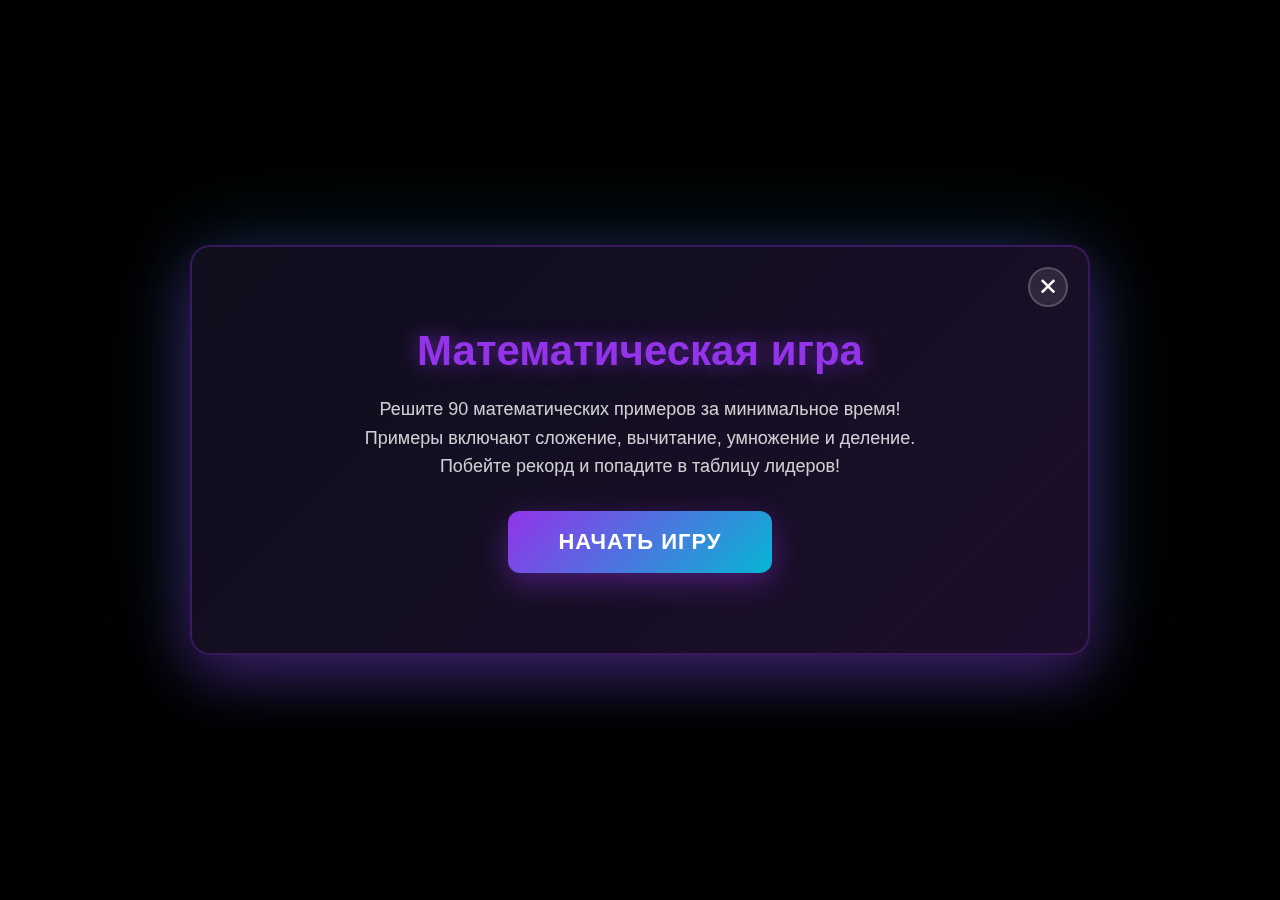
<file: mathgame.html>
<!DOCTYPE html>
<html lang="ru">
<head>
    <meta charset="UTF-8">
    <meta name="viewport" content="width=device-width, initial-scale=1.0">
    <title>Математическая игра - 90 примеров</title>
    <style>
        * {
            margin: 0;
            padding: 0;
            box-sizing: border-box;
        }

        body {
            font-family: 'Segoe UI', Tahoma, Geneva, Verdana, sans-serif;
            background: rgba(0, 0, 0, 0.95);
            color: white;
            display: flex;
            justify-content: center;
            align-items: center;
            min-height: 100vh;
            overflow: hidden;
        }

        .game-overlay {
            position: fixed;
            top: 0;
            left: 0;
            width: 100%;
            height: 100%;
            background: rgba(0, 0, 0, 0.95);
            backdrop-filter: blur(10px);
            z-index: 9999;
            display: flex;
            justify-content: center;
            align-items: center;
            animation: fadeIn 0.3s ease-in-out;
        }

        @keyframes fadeIn {
            from { opacity: 0; }
            to { opacity: 1; }
        }

        .game-container {
            background: linear-gradient(135deg, rgba(15, 15, 30, 0.95), rgba(30, 15, 45, 0.95));
            border-radius: 20px;
            padding: 40px;
            max-width: 900px;
            width: 90%;
            box-shadow: 0 20px 60px rgba(147, 51, 234, 0.4),
                        0 0 100px rgba(6, 182, 212, 0.2);
            border: 2px solid rgba(147, 51, 234, 0.3);
            position: relative;
            animation: slideIn 0.5s ease-out;
        }

        @keyframes slideIn {
            from {
                transform: translateY(-50px);
                opacity: 0;
            }
            to {
                transform: translateY(0);
                opacity: 1;
            }
        }

        .close-btn {
            position: absolute;
            top: 20px;
            right: 20px;
            width: 40px;
            height: 40px;
            background: rgba(255, 255, 255, 0.1);
            border: 2px solid rgba(255, 255, 255, 0.2);
            border-radius: 50%;
            cursor: pointer;
            display: flex;
            align-items: center;
            justify-content: center;
            font-size: 24px;
            color: white;
            transition: all 0.3s;
            z-index: 10;
        }

        .close-btn:hover {
            background: rgba(255, 255, 255, 0.2);
            transform: rotate(90deg);
        }

        .game-header {
            display: flex;
            justify-content: space-between;
            align-items: center;
            margin-bottom: 30px;
            flex-wrap: wrap;
            gap: 20px;
        }

        .progress-info {
            font-size: 24px;
            font-weight: 700;
            color: #06b6d4;
            text-shadow: 0 0 10px rgba(6, 182, 212, 0.5);
        }

        .timer {
            font-size: 32px;
            font-weight: 700;
            color: #f59e0b;
            text-shadow: 0 0 10px rgba(245, 158, 11, 0.5);
            font-variant-numeric: tabular-nums;
        }

        .game-content {
            display: flex;
            gap: 30px;
            margin-bottom: 30px;
        }

        .main-game {
            flex: 1;
            display: flex;
            flex-direction: column;
            gap: 20px;
        }

        .question-display {
            background: rgba(0, 0, 0, 0.4);
            border-radius: 15px;
            padding: 40px;
            text-align: center;
            border: 2px solid rgba(147, 51, 234, 0.3);
            min-height: 200px;
            display: flex;
            flex-direction: column;
            justify-content: center;
            align-items: center;
            position: relative;
            overflow: hidden;
        }

        .question-display::before {
            content: '';
            position: absolute;
            top: -50%;
            left: -50%;
            width: 200%;
            height: 200%;
            background: radial-gradient(circle, rgba(147, 51, 234, 0.1) 0%, transparent 70%);
            animation: pulse 3s ease-in-out infinite;
        }

        @keyframes pulse {
            0%, 100% { transform: scale(1); opacity: 0.5; }
            50% { transform: scale(1.1); opacity: 0.8; }
        }

        .question-text {
            font-size: 48px;
            font-weight: 700;
            color: white;
            margin-bottom: 20px;
            z-index: 1;
            text-shadow: 0 0 20px rgba(255, 255, 255, 0.3);
            line-height: 1.2;
            display: flex;
            align-items: center;
            justify-content: center;
            gap: 10px;
        }

        .answer-input {
            width: 100%;
            max-width: 300px;
            padding: 15px 20px;
            font-size: 32px;
            text-align: center;
            background: rgba(0, 0, 0, 0.5);
            border: 3px solid rgba(6, 182, 212, 0.5);
            border-radius: 10px;
            color: white;
            outline: none;
            transition: all 0.3s;
            z-index: 1;
            font-weight: 600;
        }

        .answer-input:focus {
            border-color: #06b6d4;
            box-shadow: 0 0 20px rgba(6, 182, 212, 0.5);
        }

        .answer-input.correct {
            border-color: #10b981;
            background: rgba(16, 185, 129, 0.2);
            animation: correctFlash 0.5s ease-in-out;
        }

        .answer-input.incorrect {
            border-color: #ef4444;
            background: rgba(239, 68, 68, 0.2);
            animation: shake 0.5s ease-in-out;
        }

        @keyframes correctFlash {
            0%, 100% { box-shadow: 0 0 20px rgba(16, 185, 129, 0.8); }
            50% { box-shadow: 0 0 40px rgba(16, 185, 129, 1); }
        }

        @keyframes shake {
            0%, 100% { transform: translateX(0); }
            25% { transform: translateX(-10px); }
            75% { transform: translateX(10px); }
        }

        .feedback-message {
            font-size: 24px;
            font-weight: 600;
            margin-top: 15px;
            min-height: 30px;
            z-index: 1;
        }

        .feedback-message.correct {
            color: #10b981;
            text-shadow: 0 0 10px rgba(16, 185, 129, 0.8);
            animation: fadeInOut 1s ease-in-out;
        }

        .feedback-message.incorrect {
            color: #ef4444;
            text-shadow: 0 0 10px rgba(239, 68, 68, 0.8);
        }

        @keyframes fadeInOut {
            0%, 100% { opacity: 0; }
            50% { opacity: 1; }
        }

        .leaderboard {
            width: 280px;
            background: rgba(0, 0, 0, 0.4);
            border-radius: 15px;
            padding: 20px;
            border: 2px solid rgba(245, 158, 11, 0.3);
            max-height: 500px;
            overflow-y: auto;
        }

        .leaderboard-title {
            font-size: 20px;
            font-weight: 700;
            color: #f59e0b;
            margin-bottom: 20px;
            text-align: center;
            text-transform: uppercase;
            letter-spacing: 1px;
        }

        .leaderboard-item {
            display: flex;
            justify-content: space-between;
            align-items: center;
            padding: 12px;
            background: rgba(0, 0, 0, 0.3);
            border-radius: 8px;
            margin-bottom: 10px;
            border: 1px solid rgba(255, 255, 255, 0.1);
            transition: all 0.3s;
        }

        .leaderboard-item:hover {
            background: rgba(0, 0, 0, 0.5);
            transform: translateX(5px);
        }

        .leaderboard-rank {
            font-size: 18px;
            font-weight: 700;
            color: #f59e0b;
            min-width: 30px;
        }

        .leaderboard-time {
            font-size: 16px;
            font-weight: 600;
            color: white;
            font-variant-numeric: tabular-nums;
        }

        .start-screen {
            text-align: center;
            padding: 40px;
        }

        .start-title {
            font-size: 42px;
            font-weight: 700;
            color: #9333ea;
            margin-bottom: 20px;
            text-shadow: 0 0 20px rgba(147, 51, 234, 0.6);
        }

        .start-description {
            font-size: 18px;
            color: rgba(255, 255, 255, 0.8);
            margin-bottom: 30px;
            line-height: 1.6;
        }

        .start-btn {
            background: linear-gradient(135deg, #9333ea, #06b6d4);
            border: none;
            color: white;
            padding: 18px 50px;
            font-size: 22px;
            font-weight: 700;
            border-radius: 12px;
            cursor: pointer;
            text-transform: uppercase;
            letter-spacing: 1px;
            transition: all 0.3s;
            box-shadow: 0 10px 30px rgba(147, 51, 234, 0.4);
        }

        .start-btn:hover {
            transform: translateY(-3px);
            box-shadow: 0 15px 40px rgba(147, 51, 234, 0.6);
        }

        .end-screen {
            text-align: center;
            padding: 40px;
        }

        .end-title {
            font-size: 48px;
            font-weight: 700;
            color: #10b981;
            margin-bottom: 20px;
            text-shadow: 0 0 20px rgba(16, 185, 129, 0.6);
        }

        .end-time {
            font-size: 64px;
            font-weight: 700;
            color: #f59e0b;
            margin-bottom: 30px;
            text-shadow: 0 0 30px rgba(245, 158, 11, 0.8);
        }

        .end-message {
            font-size: 20px;
            color: rgba(255, 255, 255, 0.8);
            margin-bottom: 30px;
        }

        .restart-btn {
            background: linear-gradient(135deg, #10b981, #06b6d4);
            border: none;
            color: white;
            padding: 18px 50px;
            font-size: 22px;
            font-weight: 700;
            border-radius: 12px;
            cursor: pointer;
            text-transform: uppercase;
            letter-spacing: 1px;
            transition: all 0.3s;
            box-shadow: 0 10px 30px rgba(16, 185, 129, 0.4);
        }

        .restart-btn:hover {
            transform: translateY(-3px);
            box-shadow: 0 15px 40px rgba(16, 185, 129, 0.6);
        }

        .progress-bar-container {
            width: 100%;
            height: 8px;
            background: rgba(0, 0, 0, 0.4);
            border-radius: 4px;
            overflow: hidden;
            margin-top: 20px;
        }

        .progress-bar {
            height: 100%;
            background: linear-gradient(90deg, #9333ea, #06b6d4);
            border-radius: 4px;
            transition: width 0.3s ease-in-out;
            box-shadow: 0 0 10px rgba(147, 51, 234, 0.6);
        }

        /* Scrollbar styling */
        .leaderboard::-webkit-scrollbar {
            width: 8px;
        }

        .leaderboard::-webkit-scrollbar-track {
            background: rgba(0, 0, 0, 0.2);
            border-radius: 4px;
        }

        .leaderboard::-webkit-scrollbar-thumb {
            background: rgba(245, 158, 11, 0.5);
            border-radius: 4px;
        }

        .leaderboard::-webkit-scrollbar-thumb:hover {
            background: rgba(245, 158, 11, 0.7);
        }

        /* Custom notification modal */
        .notification-overlay {
            position: fixed;
            top: 0;
            left: 0;
            width: 100%;
            height: 100%;
            background: rgba(0, 0, 0, 0.7);
            display: flex;
            justify-content: center;
            align-items: center;
            z-index: 10000;
            animation: fadeIn 0.3s ease-in-out;
        }

        .notification-modal {
            background: linear-gradient(135deg, rgba(15, 15, 30, 0.95), rgba(30, 15, 45, 0.95));
            border-radius: 15px;
            padding: 30px;
            max-width: 400px;
            width: 90%;
            text-align: center;
            border: 2px solid rgba(147, 51, 234, 0.3);
            box-shadow: 0 20px 60px rgba(147, 51, 234, 0.4);
            animation: slideIn 0.3s ease-out;
        }

        .notification-title {
            font-size: 24px;
            font-weight: 700;
            color: #9333ea;
            margin-bottom: 15px;
            text-shadow: 0 0 10px rgba(147, 51, 234, 0.5);
        }

        .notification-message {
            font-size: 18px;
            color: rgba(255, 255, 255, 0.9);
            margin-bottom: 25px;
            line-height: 1.4;
        }

        .notification-buttons {
            display: flex;
            gap: 15px;
            justify-content: center;
        }

        .notification-btn {
            padding: 12px 25px;
            border: none;
            border-radius: 8px;
            font-size: 16px;
            font-weight: 600;
            cursor: pointer;
            transition: all 0.3s;
            min-width: 80px;
        }

        .notification-btn.confirm {
            background: linear-gradient(135deg, #ef4444, #dc2626);
            color: white;
        }

        .notification-btn.confirm:hover {
            background: linear-gradient(135deg, #dc2626, #b91c1c);
            transform: translateY(-2px);
        }

        .notification-btn.cancel {
            background: rgba(255, 255, 255, 0.1);
            color: white;
            border: 2px solid rgba(255, 255, 255, 0.2);
        }

        .notification-btn.cancel:hover {
            background: rgba(255, 255, 255, 0.2);
            transform: translateY(-2px);
        }

        /* Responsive */
        @media (max-width: 768px) {
            .game-container {
                padding: 20px;
            }

            .game-content {
                flex-direction: column;
            }

            .leaderboard {
                width: 100%;
                max-height: 300px;
            }

            .question-text {
                font-size: 36px;
            }

            .answer-input {
                font-size: 24px;
            }

            .timer {
                font-size: 24px;
            }

            .start-title, .end-title {
                font-size: 32px;
            }
        }
    </style>
</head>
<body>
    <div class="game-overlay">
        <div class="game-container">
            <div class="close-btn" onclick="closeGame()">✕</div>
            
            <!-- Start Screen -->
            <div id="startScreen" class="start-screen">
                <div class="start-title">Математическая игра</div>
                <div class="start-description">
                    Решите 90 математических примеров за минимальное время!<br>
                    Примеры включают сложение, вычитание, умножение и деление.<br>
                    Побейте рекорд и попадите в таблицу лидеров!
                </div>
                <button class="start-btn" onclick="startGame()">Начать игру</button>
            </div>

            <!-- Game Screen -->
            <div id="gameScreen" style="display: none;">
                <div class="game-header">
                    <div class="progress-info">
                        Вопрос: <span id="currentQuestion">1</span>/90
                    </div>
                    <div class="timer" id="timer">00:00</div>
                </div>

                <div class="progress-bar-container">
                    <div class="progress-bar" id="progressBar" style="width: 0%"></div>
                </div>

                <div class="game-content">
                    <div class="main-game">
                        <div class="question-display">
                            <div class="question-text" id="questionText">8 + 5</div>
                            <input 
                                type="number" 
                                class="answer-input" 
                                id="answerInput" 
                                placeholder="?" 
                                autocomplete="off"
                                autofocus
                            />
                            <div class="feedback-message" id="feedbackMessage"></div>
                        </div>
                    </div>

                    <div class="leaderboard">
                        <div class="leaderboard-title">🏆 Таблица рекордов</div>
                        <div id="leaderboardList"></div>
                    </div>
                </div>
            </div>

            <!-- End Screen -->
            <div id="endScreen" class="end-screen" style="display: none;">
                <div class="end-title">🎉 Поздравляем!</div>
                <div class="end-message">Вы решили все 90 примеров за:</div>
                <div class="end-time" id="finalTime">00:00</div>
                <div class="end-message" id="rankMessage"></div>
                <button class="restart-btn" onclick="restartGame()">Играть снова</button>
            </div>
        </div>
    </div>

    <script>
        // Game state
        let currentQuestionIndex = 0;
        let startTime = 0;
        let timerInterval = null;
        let questions = [];
        let leaderboard = [];

        // Generate 90 random math questions
        function generateQuestions() {
            questions = [];
            const operations = ['+', '-', '*', ':'];
            
            for (let i = 0; i < 90; i++) {
                const operation = operations[Math.floor(Math.random() * operations.length)];
                let num1, num2, answer;
                
                switch(operation) {
                    case '+':
                        num1 = Math.floor(Math.random() * 50) + 1;
                        num2 = Math.floor(Math.random() * 50) + 1;
                        answer = num1 + num2;
                        break;
                    case '-':
                        num1 = Math.floor(Math.random() * 50) + 20;
                        num2 = Math.floor(Math.random() * (num1 - 1)) + 1;
                        answer = num1 - num2;
                        break;
                    case '*':
                        num1 = Math.floor(Math.random() * 12) + 2;
                        num2 = Math.floor(Math.random() * 12) + 2;
                        answer = num1 * num2;
                        break;
                    case ':':
                        num2 = Math.floor(Math.random() * 11) + 2;
                        answer = Math.floor(Math.random() * 15) + 2;
                        num1 = num2 * answer;
                        break;
                }
                
                questions.push({
                    question: `${num1} ${operation} ${num2}`,
                    answer: answer
                });
            }
        }

        // Load leaderboard from localStorage
        function loadLeaderboard() {
            const saved = localStorage.getItem('mathGameLeaderboard');
            if (saved) {
                leaderboard = JSON.parse(saved);
            } else {
                leaderboard = [];
            }
            displayLeaderboard();
        }

        // Save leaderboard to localStorage
        function saveLeaderboard() {
            localStorage.setItem('mathGameLeaderboard', JSON.stringify(leaderboard));
        }

        // Display leaderboard
        function displayLeaderboard() {
            const list = document.getElementById('leaderboardList');
            if (leaderboard.length === 0) {
                list.innerHTML = '<div style="text-align: center; color: rgba(255,255,255,0.5); padding: 20px;">Пока нет рекордов</div>';
                return;
            }
            
            list.innerHTML = leaderboard
                .sort((a, b) => a.time - b.time)
                .slice(0, 10)
                .map((record, index) => `
                    <div class="leaderboard-item">
                        <span class="leaderboard-rank">${index + 1}.</span>
                        <span class="leaderboard-time">${formatTime(record.time)}</span>
                    </div>
                `)
                .join('');
        }

        // Format time as MM:SS
        function formatTime(seconds) {
            const mins = Math.floor(seconds / 60);
            const secs = seconds % 60;
            return `${String(mins).padStart(2, '0')}:${String(secs).padStart(2, '0')}`;
        }

        // Start game
        function startGame() {
            document.getElementById('startScreen').style.display = 'none';
            document.getElementById('gameScreen').style.display = 'block';
            
            generateQuestions();
            currentQuestionIndex = 0;
            startTime = Date.now();
            
            displayQuestion();
            startTimer();
            loadLeaderboard();
            
            // Focus on input
            document.getElementById('answerInput').focus();
        }

        // Display current question
        function displayQuestion() {
            const question = questions[currentQuestionIndex];
            const questionParts = question.question.split(' ');
            const questionElement = document.getElementById('questionText');
            
            // Create properly formatted question with centered operators
            questionElement.innerHTML = `
                <span>${questionParts[0]}</span>
                <span style="display: inline-flex; align-items: center; justify-content: center; min-width: 40px;">${questionParts[1]}</span>
                <span>${questionParts[2]}</span>
            `;
            
            document.getElementById('currentQuestion').textContent = currentQuestionIndex + 1;
            document.getElementById('answerInput').value = '';
            document.getElementById('feedbackMessage').textContent = '';
            document.getElementById('answerInput').className = 'answer-input';
            
            // Update progress bar
            const progress = ((currentQuestionIndex) / 90) * 100;
            document.getElementById('progressBar').style.width = progress + '%';
            
            // Focus on input
            document.getElementById('answerInput').focus();
        }

        // Start timer
        function startTimer() {
            timerInterval = setInterval(() => {
                const elapsed = Math.floor((Date.now() - startTime) / 1000);
                document.getElementById('timer').textContent = formatTime(elapsed);
            }, 100);
        }

        // Stop timer
        function stopTimer() {
            if (timerInterval) {
                clearInterval(timerInterval);
                timerInterval = null;
            }
        }

        // Check answer
        function checkAnswer() {
            const input = document.getElementById('answerInput');
            const feedback = document.getElementById('feedbackMessage');
            const userAnswer = parseInt(input.value);
            const correctAnswer = questions[currentQuestionIndex].answer;
            
            if (isNaN(userAnswer)) {
                return;
            }
            
            if (userAnswer === correctAnswer) {
                input.className = 'answer-input correct';
                feedback.textContent = '✓ Правильно!';
                feedback.className = 'feedback-message correct';
                
                setTimeout(() => {
                    currentQuestionIndex++;
                    
                    if (currentQuestionIndex >= 90) {
                        endGame();
                    } else {
                        displayQuestion();
                    }
                }, 500);
            } else {
                input.className = 'answer-input incorrect';
                feedback.textContent = '✗ Неправильно, попробуйте еще раз';
                feedback.className = 'feedback-message incorrect';
                input.value = '';
            }
        }

        // End game
        function endGame() {
            stopTimer();
            
            const totalTime = Math.floor((Date.now() - startTime) / 1000);
            document.getElementById('finalTime').textContent = formatTime(totalTime);
            
            // Add to leaderboard
            leaderboard.push({ time: totalTime, date: new Date().toISOString() });
            saveLeaderboard();
            
            // Calculate rank
            const sortedLeaderboard = [...leaderboard].sort((a, b) => a.time - b.time);
            const rank = sortedLeaderboard.findIndex(record => record.time === totalTime) + 1;
            
            let rankMessage = '';
            if (rank === 1) {
                rankMessage = '🥇 Новый рекорд! Вы первый!';
            } else if (rank <= 3) {
                rankMessage = `🏅 Отличный результат! Вы на ${rank} месте!`;
            } else if (rank <= 10) {
                rankMessage = `🎯 Вы в топ-10! Место: ${rank}`;
            } else {
                rankMessage = `Ваше место: ${rank}`;
            }
            
            document.getElementById('rankMessage').textContent = rankMessage;
            
            document.getElementById('gameScreen').style.display = 'none';
            document.getElementById('endScreen').style.display = 'block';
        }

        // Restart game
        function restartGame() {
            document.getElementById('endScreen').style.display = 'none';
            document.getElementById('startScreen').style.display = 'block';
        }

        // Show custom notification
        function showNotification(title, message, onConfirm, onCancel) {
            const overlay = document.createElement('div');
            overlay.className = 'notification-overlay';
            
            overlay.innerHTML = `
                <div class="notification-modal">
                    <div class="notification-title">${title}</div>
                    <div class="notification-message">${message}</div>
                    <div class="notification-buttons">
                        <button class="notification-btn cancel" onclick="closeNotification()">Отмена</button>
                        <button class="notification-btn confirm" onclick="confirmNotification()">OK</button>
                    </div>
                </div>
            `;
            
            document.body.appendChild(overlay);
            
            // Store callbacks
            window.notificationCallbacks = { onConfirm, onCancel };
        }

        // Close notification
        function closeNotification() {
            const overlay = document.querySelector('.notification-overlay');
            if (overlay) {
                overlay.remove();
            }
            if (window.notificationCallbacks && window.notificationCallbacks.onCancel) {
                window.notificationCallbacks.onCancel();
            }
            window.notificationCallbacks = null;
        }

        // Confirm notification
        function confirmNotification() {
            const overlay = document.querySelector('.notification-overlay');
            if (overlay) {
                overlay.remove();
            }
            if (window.notificationCallbacks && window.notificationCallbacks.onConfirm) {
                window.notificationCallbacks.onConfirm();
            }
            window.notificationCallbacks = null;
        }

        // Close game
        function closeGame() {
            showNotification(
                'Подтвердите действие',
                'Вы уверены, что хотите закрыть игру? Прогресс будет потерян.',
                function() {
                    window.close();
                    // If window.close() doesn't work (e.g., not opened by script), redirect back
                    setTimeout(() => {
                        window.location.href = 'index.html';
                    }, 100);
                },
                function() {
                    // Do nothing on cancel
                }
            );
        }

        // Handle Enter key
        document.addEventListener('DOMContentLoaded', () => {
            const input = document.getElementById('answerInput');
            input.addEventListener('keypress', (e) => {
                if (e.key === 'Enter') {
                    checkAnswer();
                }
            });
        });
    </script>
</body>
</html>
</file>
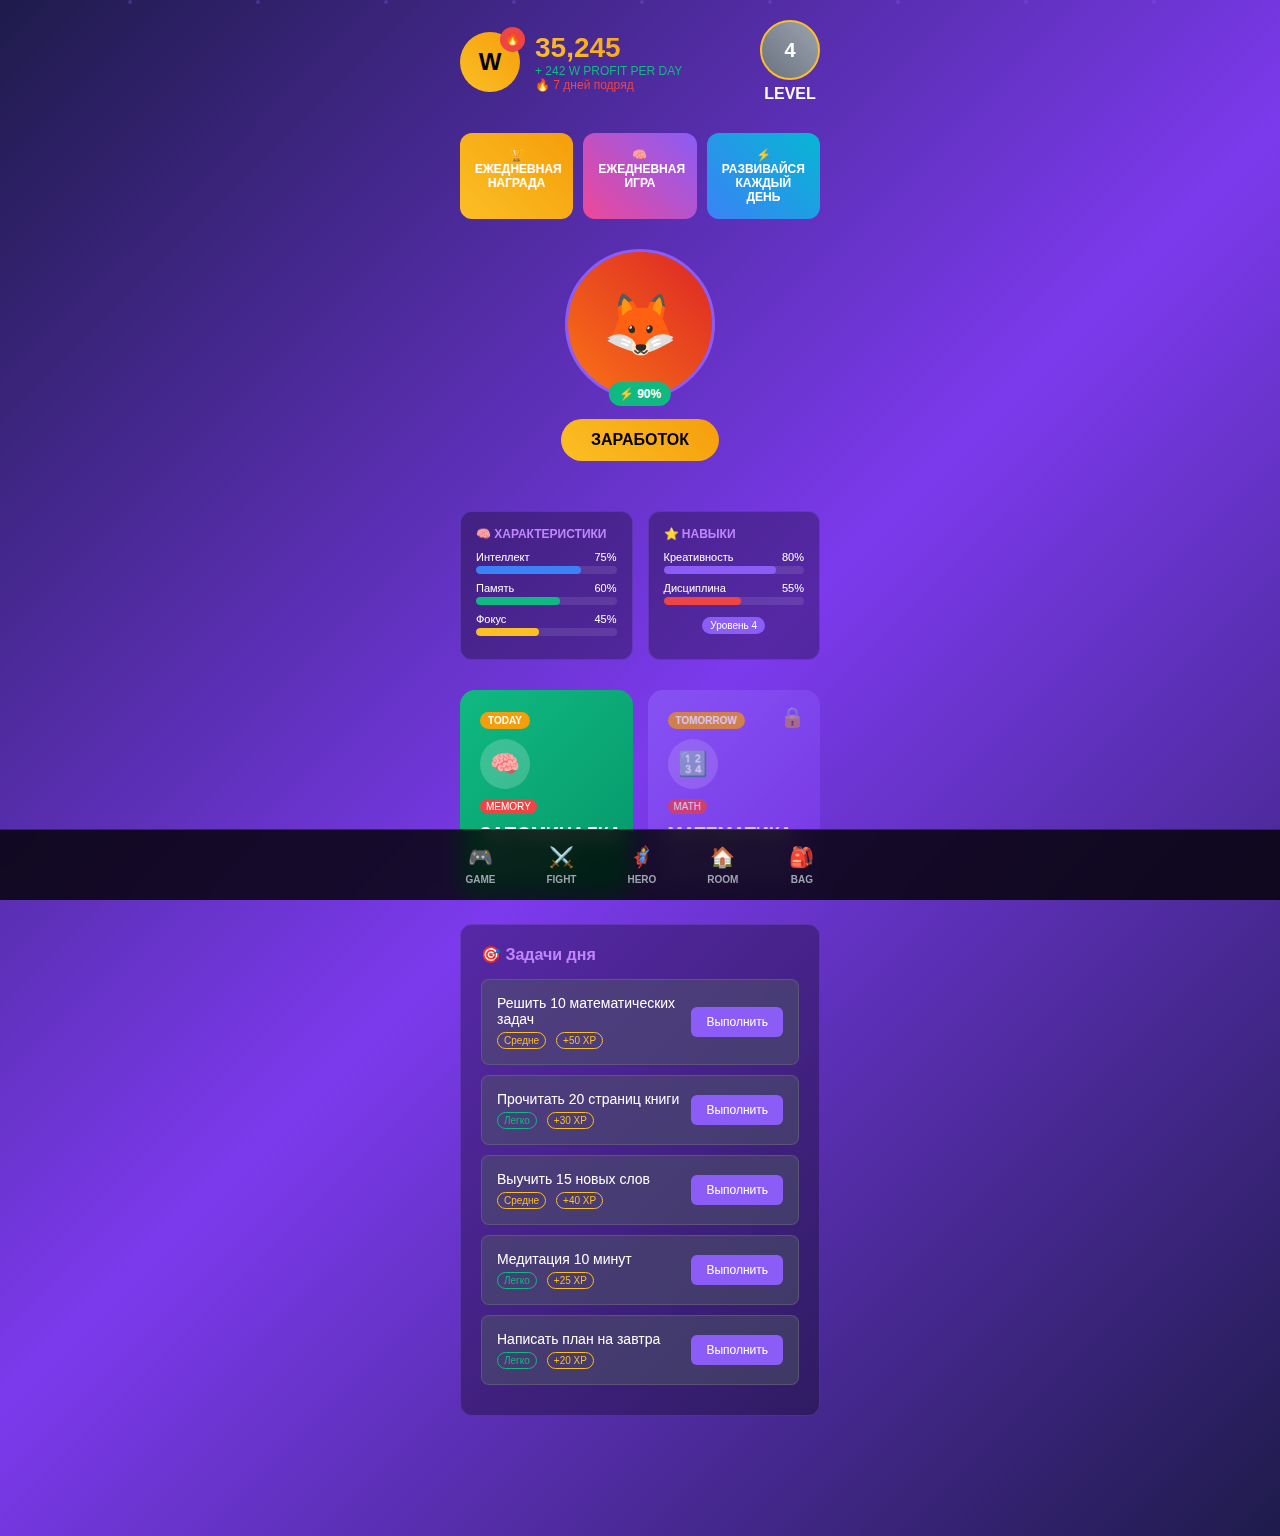
<file: simple.html>
<!DOCTYPE html>
<html lang="ru">
<head>
    <meta charset="UTF-8">
    <meta name="viewport" content="width=device-width, initial-scale=1.0">
    <title>WeWelp - Игровое саморазвитие</title>
    <style>
        * {
            margin: 0;
            padding: 0;
            box-sizing: border-box;
        }

        body {
            font-family: 'Arial', sans-serif;
            background: linear-gradient(135deg, #1e1b4b 0%, #7c3aed 50%, #1e1b4b 100%);
            color: white;
            min-height: 100vh;
            overflow-x: hidden;
        }

        .container {
            max-width: 400px;
            margin: 0 auto;
            padding: 20px;
        }

        .header {
            display: flex;
            justify-content: space-between;
            align-items: center;
            margin-bottom: 30px;
        }

        .profile-info {
            display: flex;
            align-items: center;
            gap: 15px;
        }

        .avatar {
            width: 60px;
            height: 60px;
            background: linear-gradient(45deg, #fbbf24, #f59e0b);
            border-radius: 50%;
            display: flex;
            align-items: center;
            justify-content: center;
            font-size: 24px;
            font-weight: bold;
            color: black;
            position: relative;
        }

        .streak-badge {
            position: absolute;
            top: -5px;
            right: -5px;
            background: #ef4444;
            border-radius: 50%;
            width: 25px;
            height: 25px;
            display: flex;
            align-items: center;
            justify-content: center;
            font-size: 12px;
        }

        .stats {
            text-align: left;
        }

        .xp {
            font-size: 28px;
            font-weight: bold;
            background: linear-gradient(45deg, #fbbf24, #f59e0b);
            -webkit-background-clip: text;
            -webkit-text-fill-color: transparent;
        }

        .profit {
            color: #10b981;
            font-size: 12px;
        }

        .streak-info {
            color: #ef4444;
            font-size: 12px;
            display: flex;
            align-items: center;
            gap: 5px;
        }

        .level-info {
            text-align: center;
        }

        .level-badge {
            width: 60px;
            height: 60px;
            background: linear-gradient(45deg, #6b7280, #9ca3af);
            border-radius: 50%;
            display: flex;
            align-items: center;
            justify-content: center;
            font-size: 20px;
            font-weight: bold;
            position: relative;
            border: 2px solid #fbbf24;
        }

        .level-text {
            font-size: 16px;
            font-weight: bold;
            margin-top: 5px;
        }

        .banners {
            display: grid;
            grid-template-columns: repeat(3, 1fr);
            gap: 10px;
            margin-bottom: 30px;
        }

        .banner {
            padding: 15px;
            border-radius: 12px;
            text-align: center;
            font-size: 12px;
            font-weight: bold;
            position: relative;
            overflow: hidden;
        }

        .banner-1 {
            background: linear-gradient(45deg, #fbbf24, #f59e0b);
        }

        .banner-2 {
            background: linear-gradient(45deg, #ec4899, #8b5cf6);
        }

        .banner-3 {
            background: linear-gradient(45deg, #3b82f6, #06b6d4);
        }

        .character-section {
            text-align: center;
            margin-bottom: 30px;
        }

        .character {
            width: 150px;
            height: 150px;
            background: linear-gradient(45deg, #f97316, #dc2626);
            border-radius: 50%;
            margin: 0 auto 20px;
            display: flex;
            align-items: center;
            justify-content: center;
            font-size: 60px;
            position: relative;
            border: 3px solid #8b5cf6;
            animation: pulse 2s infinite;
        }

        @keyframes pulse {
            0%, 100% { transform: scale(1); }
            50% { transform: scale(1.05); }
        }

        .energy-badge {
            position: absolute;
            bottom: -10px;
            left: 50%;
            transform: translateX(-50%);
            background: #10b981;
            padding: 5px 10px;
            border-radius: 15px;
            font-size: 12px;
            font-weight: bold;
        }

        .earnings-btn {
            background: linear-gradient(45deg, #fbbf24, #f59e0b);
            color: black;
            padding: 12px 30px;
            border-radius: 25px;
            font-weight: bold;
            font-size: 16px;
            border: none;
            cursor: pointer;
            margin-bottom: 20px;
        }

        .stats-grid {
            display: grid;
            grid-template-columns: 1fr 1fr;
            gap: 15px;
            margin-bottom: 30px;
        }

        .stat-card {
            background: rgba(0, 0, 0, 0.3);
            border: 1px solid rgba(139, 92, 246, 0.3);
            border-radius: 12px;
            padding: 15px;
        }

        .stat-title {
            color: #c084fc;
            font-size: 12px;
            font-weight: bold;
            margin-bottom: 10px;
            display: flex;
            align-items: center;
            gap: 5px;
        }

        .stat-bar {
            margin-bottom: 8px;
        }

        .stat-label {
            display: flex;
            justify-content: space-between;
            font-size: 11px;
            margin-bottom: 3px;
        }

        .progress-bar {
            width: 100%;
            height: 8px;
            background: rgba(255, 255, 255, 0.1);
            border-radius: 4px;
            overflow: hidden;
        }

        .progress-fill {
            height: 100%;
            border-radius: 4px;
            transition: width 0.3s ease;
        }

        .games-section {
            display: grid;
            grid-template-columns: 1fr 1fr;
            gap: 15px;
            margin-bottom: 30px;
        }

        .game-card {
            padding: 20px;
            border-radius: 15px;
            position: relative;
            overflow: hidden;
            cursor: pointer;
            transition: transform 0.3s ease;
        }

        .game-card:hover {
            transform: translateY(-5px);
        }

        .memory-game {
            background: linear-gradient(135deg, #10b981, #059669);
        }

        .math-game {
            background: linear-gradient(135deg, #8b5cf6, #7c3aed);
            opacity: 0.7;
        }

        .game-badge {
            background: #f59e0b;
            color: white;
            padding: 3px 8px;
            border-radius: 10px;
            font-size: 10px;
            font-weight: bold;
            margin-bottom: 10px;
            display: inline-block;
        }

        .game-icon {
            width: 50px;
            height: 50px;
            background: rgba(255, 255, 255, 0.2);
            border-radius: 50%;
            display: flex;
            align-items: center;
            justify-content: center;
            font-size: 24px;
            margin-bottom: 10px;
        }

        .game-title {
            font-size: 18px;
            font-weight: bold;
            margin-bottom: 5px;
        }

        .game-desc {
            font-size: 11px;
            opacity: 0.8;
        }

        .lock-icon {
            position: absolute;
            top: 15px;
            right: 15px;
            font-size: 20px;
            opacity: 0.6;
        }

        .tasks-section {
            background: rgba(0, 0, 0, 0.3);
            border: 1px solid rgba(139, 92, 246, 0.3);
            border-radius: 12px;
            padding: 20px;
            margin-bottom: 100px;
        }

        .section-title {
            color: #c084fc;
            font-size: 16px;
            font-weight: bold;
            margin-bottom: 15px;
            display: flex;
            align-items: center;
            gap: 8px;
        }

        .task-item {
            background: rgba(75, 85, 99, 0.5);
            border: 1px solid rgba(107, 114, 128, 0.5);
            border-radius: 8px;
            padding: 15px;
            margin-bottom: 10px;
            display: flex;
            justify-content: between;
            align-items: center;
            transition: all 0.3s ease;
        }

        .task-item:hover {
            border-color: rgba(139, 92, 246, 0.5);
        }

        .task-content {
            flex: 1;
        }

        .task-title {
            font-size: 14px;
            margin-bottom: 5px;
        }

        .task-meta {
            display: flex;
            gap: 10px;
            align-items: center;
        }

        .difficulty-badge {
            padding: 2px 6px;
            border-radius: 10px;
            font-size: 10px;
            border: 1px solid;
        }

        .easy {
            color: #10b981;
            border-color: #10b981;
        }

        .medium {
            color: #fbbf24;
            border-color: #fbbf24;
        }

        .xp-badge {
            color: #fbbf24;
            border: 1px solid #fbbf24;
            padding: 2px 6px;
            border-radius: 10px;
            font-size: 10px;
        }

        .complete-btn {
            background: #8b5cf6;
            color: white;
            border: none;
            padding: 8px 15px;
            border-radius: 6px;
            font-size: 12px;
            cursor: pointer;
            transition: background 0.3s ease;
        }

        .complete-btn:hover {
            background: #7c3aed;
        }

        .bottom-nav {
            position: fixed;
            bottom: 0;
            left: 0;
            right: 0;
            background: rgba(0, 0, 0, 0.8);
            backdrop-filter: blur(10px);
            border-top: 1px solid rgba(139, 92, 246, 0.3);
            padding: 15px;
        }

        .nav-items {
            display: flex;
            justify-content: space-around;
            max-width: 400px;
            margin: 0 auto;
        }

        .nav-item {
            display: flex;
            flex-direction: column;
            align-items: center;
            gap: 5px;
            color: #9ca3af;
            text-decoration: none;
            font-size: 10px;
            font-weight: bold;
            transition: color 0.3s ease;
        }

        .nav-item:hover {
            color: white;
        }

        .nav-icon {
            font-size: 20px;
        }

        .particles {
            position: fixed;
            top: 0;
            left: 0;
            width: 100%;
            height: 100%;
            pointer-events: none;
            z-index: -1;
        }

        .particle {
            position: absolute;
            width: 4px;
            height: 4px;
            background: #8b5cf6;
            border-radius: 50%;
            opacity: 0.3;
            animation: float 6s infinite ease-in-out;
        }

        @keyframes float {
            0%, 100% { transform: translateY(0px) rotate(0deg); opacity: 0.3; }
            50% { transform: translateY(-20px) rotate(180deg); opacity: 0.8; }
        }
    </style>
</head>
<body>
    <div class="particles">
        <div class="particle" style="left: 10%; animation-delay: 0s;"></div>
        <div class="particle" style="left: 20%; animation-delay: 1s;"></div>
        <div class="particle" style="left: 30%; animation-delay: 2s;"></div>
        <div class="particle" style="left: 40%; animation-delay: 3s;"></div>
        <div class="particle" style="left: 50%; animation-delay: 4s;"></div>
        <div class="particle" style="left: 60%; animation-delay: 5s;"></div>
        <div class="particle" style="left: 70%; animation-delay: 1.5s;"></div>
        <div class="particle" style="left: 80%; animation-delay: 2.5s;"></div>
        <div class="particle" style="left: 90%; animation-delay: 3.5s;"></div>
    </div>

    <div class="container">
        <header class="header">
            <div class="profile-info">
                <div class="avatar">
                    W
                    <div class="streak-badge">🔥</div>
                </div>
                <div class="stats">
                    <div class="xp">35,245</div>
                    <div class="profit">+ 242 W PROFIT PER DAY</div>
                    <div class="streak-info">
                        🔥 7 дней подряд
                    </div>
                </div>
            </div>
            <div class="level-info">
                <div class="level-badge">4</div>
                <div class="level-text">LEVEL</div>
            </div>
        </header>

        <section class="banners">
            <div class="banner banner-1">
                🏆<br>ЕЖЕДНЕВНАЯ<br>НАГРАДА
            </div>
            <div class="banner banner-2">
                🧠<br>ЕЖЕДНЕВНАЯ<br>ИГРА
            </div>
            <div class="banner banner-3">
                ⚡<br>РАЗВИВАЙСЯ<br>КАЖДЫЙ ДЕНЬ
            </div>
        </section>

        <section class="character-section">
            <div class="character">
                🦊
                <div class="energy-badge">⚡ 90%</div>
            </div>
            <button class="earnings-btn">ЗАРАБОТОК</button>
        </section>

        <section class="stats-grid">
            <div class="stat-card">
                <div class="stat-title">🧠 ХАРАКТЕРИСТИКИ</div>
                <div class="stat-bar">
                    <div class="stat-label">
                        <span>Интеллект</span>
                        <span>75%</span>
                    </div>
                    <div class="progress-bar">
                        <div class="progress-fill" style="width: 75%; background: #3b82f6;"></div>
                    </div>
                </div>
                <div class="stat-bar">
                    <div class="stat-label">
                        <span>Память</span>
                        <span>60%</span>
                    </div>
                    <div class="progress-bar">
                        <div class="progress-fill" style="width: 60%; background: #10b981;"></div>
                    </div>
                </div>
                <div class="stat-bar">
                    <div class="stat-label">
                        <span>Фокус</span>
                        <span>45%</span>
                    </div>
                    <div class="progress-bar">
                        <div class="progress-fill" style="width: 45%; background: #fbbf24;"></div>
                    </div>
                </div>
            </div>
            
            <div class="stat-card">
                <div class="stat-title">⭐ НАВЫКИ</div>
                <div class="stat-bar">
                    <div class="stat-label">
                        <span>Креативность</span>
                        <span>80%</span>
                    </div>
                    <div class="progress-bar">
                        <div class="progress-fill" style="width: 80%; background: #8b5cf6;"></div>
                    </div>
                </div>
                <div class="stat-bar">
                    <div class="stat-label">
                        <span>Дисциплина</span>
                        <span>55%</span>
                    </div>
                    <div class="progress-bar">
                        <div class="progress-fill" style="width: 55%; background: #ef4444;"></div>
                    </div>
                </div>
                <div style="text-align: center; margin-top: 10px;">
                    <span style="background: #8b5cf6; color: white; padding: 3px 8px; border-radius: 10px; font-size: 10px;">Уровень 4</span>
                </div>
            </div>
        </section>

        <section class="games-section">
            <div class="game-card memory-game">
                <div class="game-badge">TODAY</div>
                <div class="game-icon">🧠</div>
                <div style="display: flex; align-items: center; gap: 10px; margin-bottom: 10px;">
                    <div style="background: #ef4444; color: white; padding: 2px 6px; border-radius: 8px; font-size: 10px;">MEMORY</div>
                </div>
                <div class="game-title">ЗАПОМИНАЛКА</div>
                <div class="game-desc">Запомни как можно больше слов</div>
            </div>
            
            <div class="game-card math-game">
                <div class="game-badge">TOMORROW</div>
                <div class="game-icon">🔢</div>
                <div style="display: flex; align-items: center; gap: 10px; margin-bottom: 10px;">
                    <div style="background: #ef4444; color: white; padding: 2px 6px; border-radius: 8px; font-size: 10px;">MATH</div>
                </div>
                <div class="game-title">МАТЕМАТИКА</div>
                <div class="game-desc">Реши 60 математических задач как можно быстрее</div>
                <div class="lock-icon">🔒</div>
            </div>
        </section>

        <section class="tasks-section">
            <div class="section-title">
                🎯 Задачи дня
            </div>
            
            <div class="task-item">
                <div class="task-content">
                    <div class="task-title">Решить 10 математических задач</div>
                    <div class="task-meta">
                        <span class="difficulty-badge medium">Средне</span>
                        <span class="xp-badge">+50 XP</span>
                    </div>
                </div>
                <button class="complete-btn" onclick="completeTask(this)">Выполнить</button>
            </div>
            
            <div class="task-item">
                <div class="task-content">
                    <div class="task-title">Прочитать 20 страниц книги</div>
                    <div class="task-meta">
                        <span class="difficulty-badge easy">Легко</span>
                        <span class="xp-badge">+30 XP</span>
                    </div>
                </div>
                <button class="complete-btn" onclick="completeTask(this)">Выполнить</button>
            </div>
            
            <div class="task-item">
                <div class="task-content">
                    <div class="task-title">Выучить 15 новых слов</div>
                    <div class="task-meta">
                        <span class="difficulty-badge medium">Средне</span>
                        <span class="xp-badge">+40 XP</span>
                    </div>
                </div>
                <button class="complete-btn" onclick="completeTask(this)">Выполнить</button>
            </div>
            
            <div class="task-item">
                <div class="task-content">
                    <div class="task-title">Медитация 10 минут</div>
                    <div class="task-meta">
                        <span class="difficulty-badge easy">Легко</span>
                        <span class="xp-badge">+25 XP</span>
                    </div>
                </div>
                <button class="complete-btn" onclick="completeTask(this)">Выполнить</button>
            </div>
            
            <div class="task-item">
                <div class="task-content">
                    <div class="task-title">Написать план на завтра</div>
                    <div class="task-meta">
                        <span class="difficulty-badge easy">Легко</span>
                        <span class="xp-badge">+20 XP</span>
                    </div>
                </div>
                <button class="complete-btn" onclick="completeTask(this)">Выполнить</button>
            </div>
        </section>
    </div>

    <nav class="bottom-nav">
        <div class="nav-items">
            <a href="#" class="nav-item">
                <div class="nav-icon">🎮</div>
                <div>GAME</div>
            </a>
            <a href="#" class="nav-item">
                <div class="nav-icon">⚔️</div>
                <div>FIGHT</div>
            </a>
            <a href="#" class="nav-item">
                <div class="nav-icon">🦸</div>
                <div>HERO</div>
            </a>
            <a href="#" class="nav-item">
                <div class="nav-icon">🏠</div>
                <div>ROOM</div>
            </a>
            <a href="#" class="nav-item">
                <div class="nav-icon">🎒</div>
                <div>BAG</div>
            </a>
        </div>
    </nav>

    <script>
        function completeTask(button) {
            const taskItem = button.closest('.task-item');
            const taskTitle = taskItem.querySelector('.task-title');
            const xpBadge = taskItem.querySelector('.xp-badge');
            const xpValue = parseInt(xpBadge.textContent.match(/\d+/)[0]);
            
            // Анимация выполнения
            taskItem.style.background = 'rgba(16, 185, 129, 0.2)';
            taskItem.style.borderColor = 'rgba(16, 185, 129, 0.5)';
            taskTitle.style.textDecoration = 'line-through';
            taskTitle.style.color = '#9ca3af';
            
            // Замена кнопки на галочку
            button.innerHTML = '✓';
            button.style.background = '#10b981';
            button.disabled = true;
            
            // Анимация получения XP
            showXPAnimation(xpValue);
            
            // Обновление XP в шапке
            updateXP(xpValue);
        }
        
        function showXPAnimation(xp) {
            const animation = document.createElement('div');
            animation.innerHTML = `+${xp} XP!`;
            animation.style.cssText = `
                position: fixed;
                top: 50%;
                left: 50%;
                transform: translate(-50%, -50%);
                background: linear-gradient(45deg, #fbbf24, #f59e0b);
                color: black;
                padding: 15px 30px;
                border-radius: 25px;
                font-size: 20px;
                font-weight: bold;
                z-index: 1000;
                animation: xpPop 2s ease-out forwards;
            `;
            
            document.body.appendChild(animation);
            
            setTimeout(() => {
                document.body.removeChild(animation);
            }, 2000);
        }
        
        function updateXP(addedXP) {
            const xpElement = document.querySelector('.xp');
            const currentXP = parseInt(xpElement.textContent.replace(',', ''));
            const newXP = currentXP + addedXP;
            
            // Анимированное обновление
            let start = currentXP;
            const duration = 1000;
            const startTime = Date.now();
            
            function animate() {
                const elapsed = Date.now() - startTime;
                const progress = Math.min(elapsed / duration, 1);
                const current = Math.floor(start + (addedXP * progress));
                
                xpElement.textContent = current.toLocaleString();
                
                if (progress < 1) {
                    requestAnimationFrame(animate);
                }
            }
            
            animate();
        }
        
        // Добавляем CSS анимацию
        const style = document.createElement('style');
        style.textContent = `
            @keyframes xpPop {
                0% { transform: translate(-50%, -50%) scale(0); opacity: 0; }
                50% { transform: translate(-50%, -50%) scale(1.2); opacity: 1; }
                100% { transform: translate(-50%, -50%) scale(1); opacity: 0; }
            }
        `;
        document.head.appendChild(style);
    </script>
</body>
</html>
</file>
